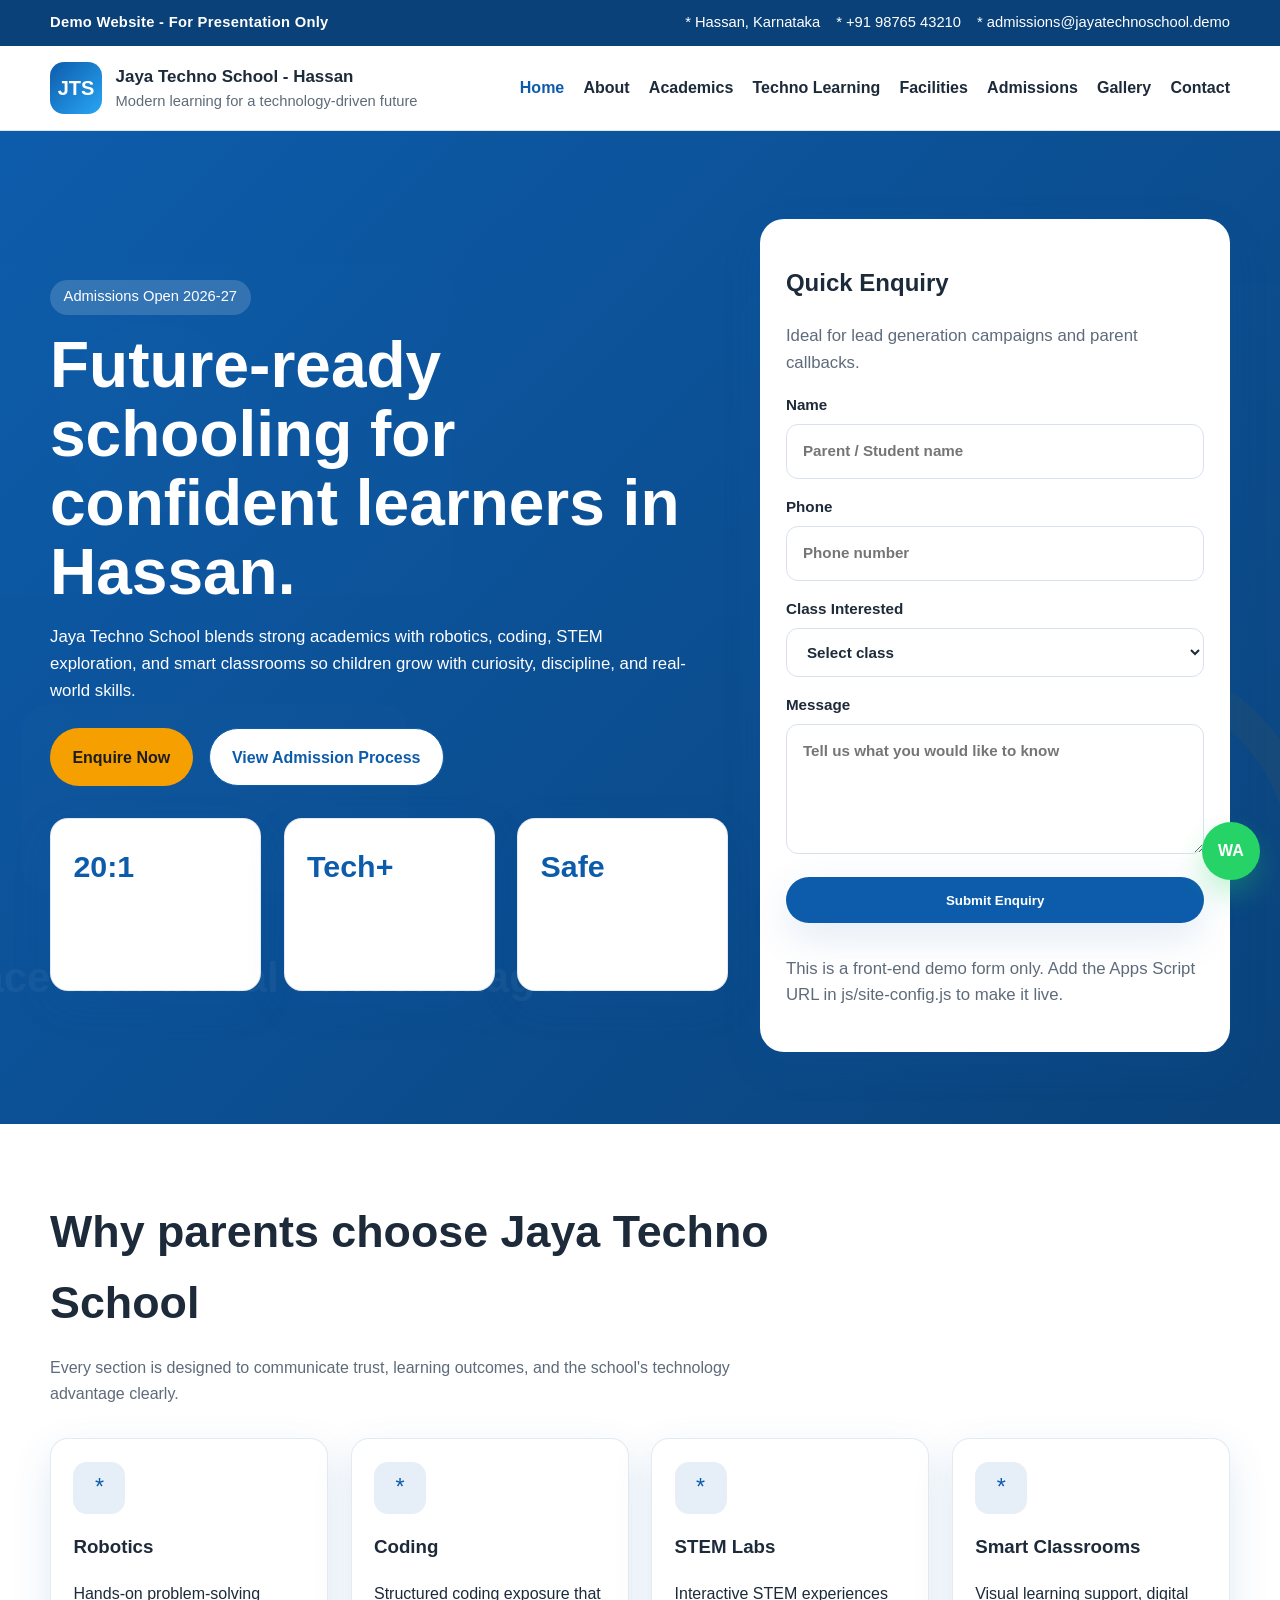
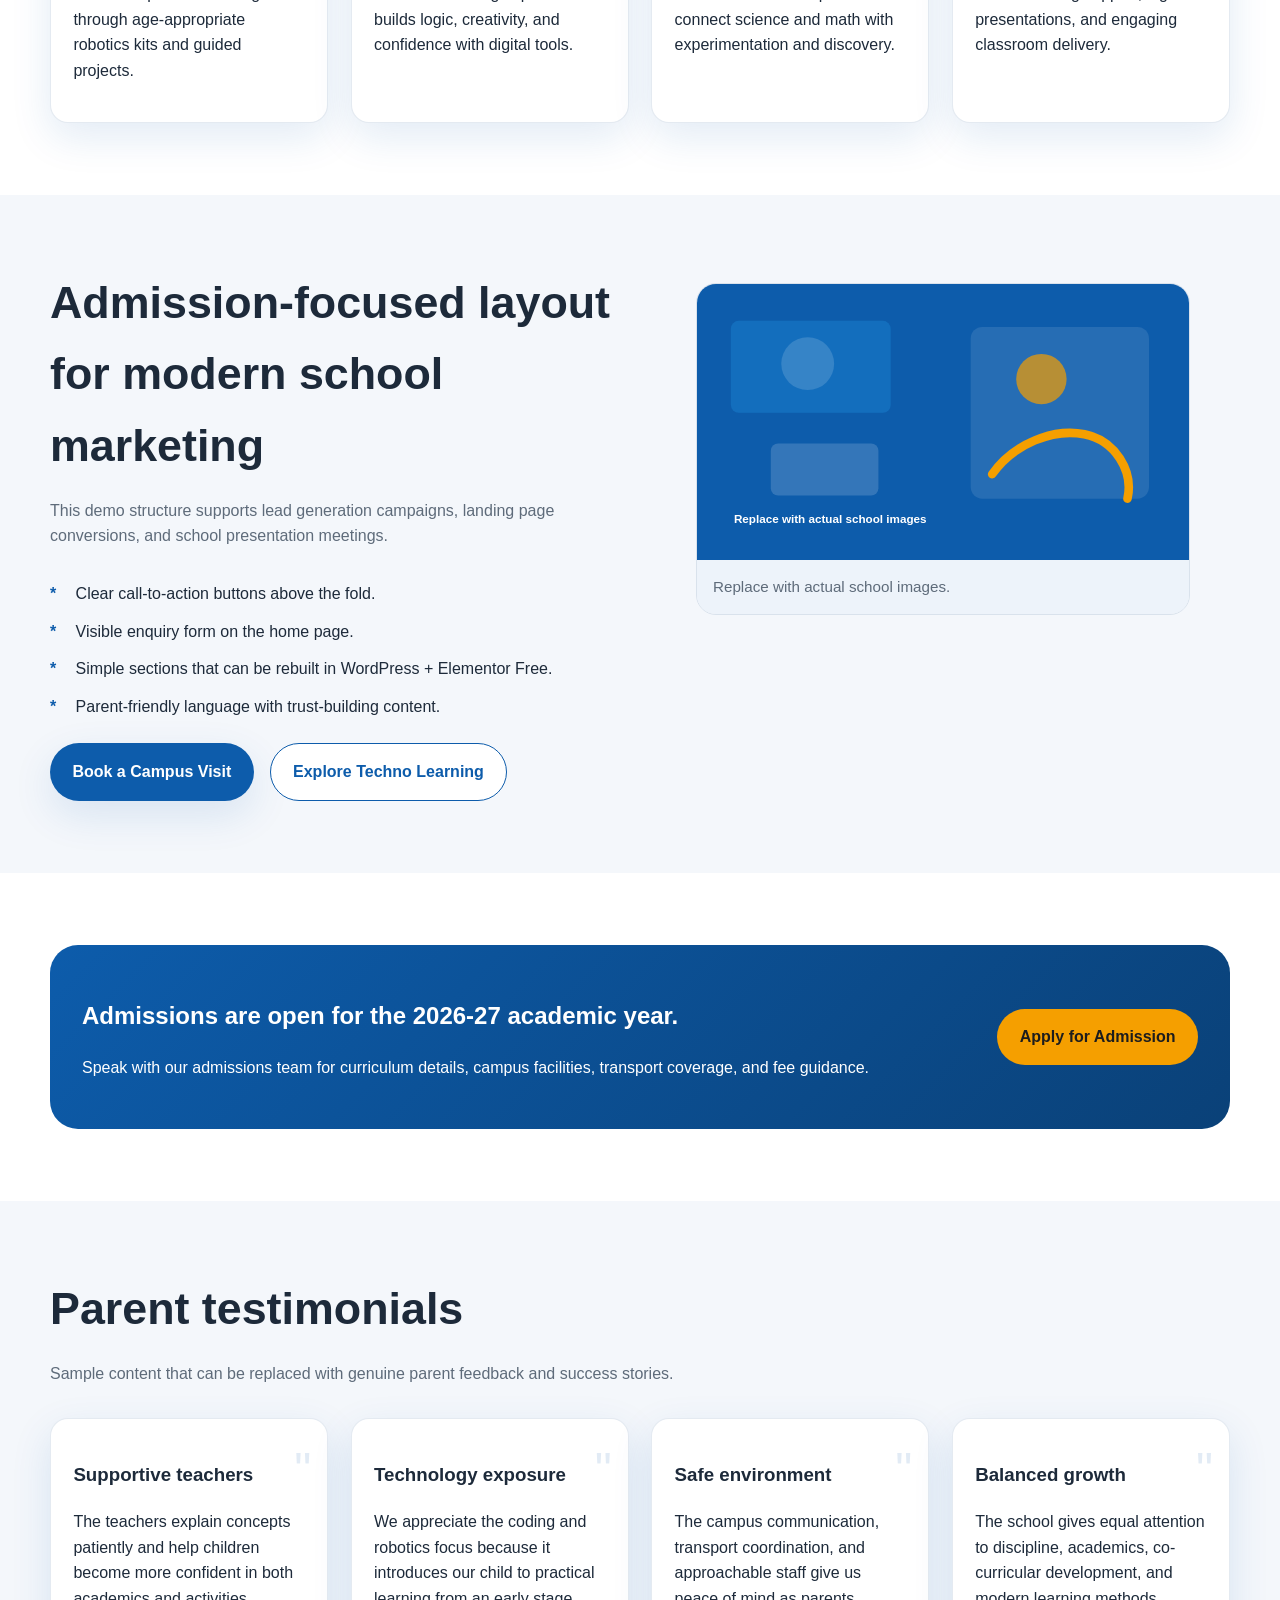
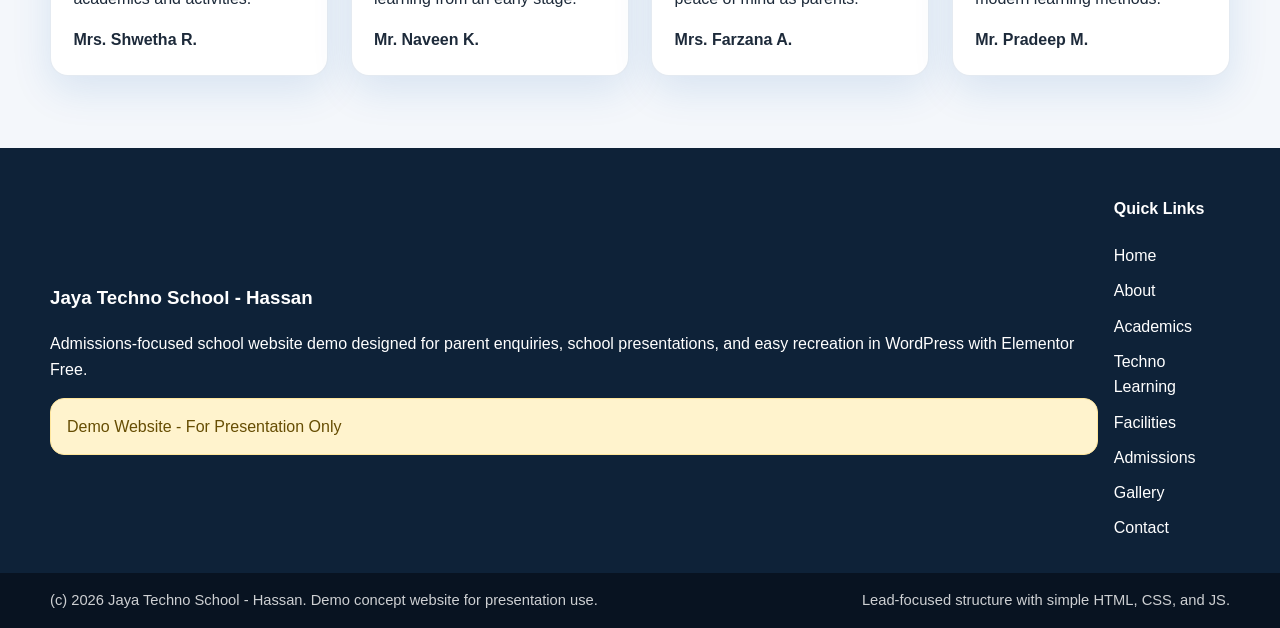
<file: jaya-techno-school-demo/index.html>
<!DOCTYPE html>
<html lang="en">
<head>
  <meta charset="UTF-8">
  <meta name="viewport" content="width=device-width, initial-scale=1.0">
  <meta name="description" content="Jaya Techno School - Hassan demo website with admissions-focused design, techno learning highlights, and enquiry forms.">
  <title>Jaya Techno School - Hassan | Admissions Open 2026-27</title>
  <link rel="stylesheet" href="css/style.css">
</head>
<body>
  <header>
  <div class="topbar">
    <div class="container">
      <div class="demo-badge">Demo Website - For Presentation Only</div>
      <div class="topbar-contact">
        <span>* Hassan, Karnataka</span>
        <span>* +91 98765 43210</span>
        <span>* admissions@jayatechnoschool.demo</span>
      </div>
    </div>
  </div>
  <nav class="navbar">
    <div class="container">
      <a class="logo" href="index.html" aria-label="Jaya Techno School home">
        <div class="logo-mark">JTS</div>
        <div>
          <strong>Jaya Techno School - Hassan</strong>
          <span>Modern learning for a technology-driven future</span>
        </div>
      </a>
      <button class="nav-toggle" aria-label="Toggle menu" aria-expanded="false"></button>
      <ul class="nav-links">
      <li><a href="index.html" class="active">Home</a></li>
      <li><a href="about.html" class="">About</a></li>
      <li><a href="academics.html" class="">Academics</a></li>
      <li><a href="techno-learning.html" class="">Techno Learning</a></li>
      <li><a href="facilities.html" class="">Facilities</a></li>
      <li><a href="admissions.html" class="">Admissions</a></li>
      <li><a href="gallery.html" class="">Gallery</a></li>
      <li><a href="contact.html" class="">Contact</a></li>
      </ul>
    </div>
  </nav>
</header>
  <main>
    <section class="hero">
      <div class="container hero-grid">
        <div>
          <span class="kicker">Admissions Open 2026-27</span>
          <h1>Future-ready schooling for confident learners in Hassan.</h1>
          <p>Jaya Techno School blends strong academics with robotics, coding, STEM exploration, and smart classrooms so children grow with curiosity, discipline, and real-world skills.</p>
          <div class="hero-actions">
            <a class="btn btn-accent" href="#enquire">Enquire Now</a>
            <a class="btn btn-secondary" href="admissions.html">View Admission Process</a>
          </div>
          <div class="hero-stats">
            <div class="stat-card">
              <strong>20:1</strong>
              <span>Student-teacher focus for guided learning</span>
            </div>
            <div class="stat-card">
              <strong>Tech+</strong>
              <span>Robotics, coding, STEM, and digital tools</span>
            </div>
            <div class="stat-card">
              <strong>Safe</strong>
              <span>Parent-friendly campus and transport systems</span>
            </div>
          </div>
        </div>
        <div class="hero-form" id="enquire">
          <h2>Quick Enquiry</h2>
          <p class="muted">Ideal for lead generation campaigns and parent callbacks.</p>
          <form>
            <label>Name<input type="text" name="name" placeholder="Parent / Student name" required></label>
            <label>Phone<input type="tel" name="phone" placeholder="Phone number" required></label>
            <label>Class Interested
              <select name="class" required>
                <option value="">Select class</option>
                <option>Pre-KG to UKG</option>
                <option>Grades 1 to 5</option>
                <option>Grades 6 to 8</option>
                <option>Grades 9 to 10</option>
              </select>
            </label>
            <label>Message<textarea name="message" placeholder="Tell us what you would like to know"></textarea></label>
            <button class="btn btn-primary" type="submit">Submit Enquiry</button>
            <p class="form-note">No backend connected in this demo.</p>
          </form>
        </div>
      </div>
    </section>

    <section class="section">
      <div class="container">
        <div class="section-title">
          <h2>Why parents choose Jaya Techno School</h2>
          <p>Every section is designed to communicate trust, learning outcomes, and the school's technology advantage clearly.</p>
        </div>
        <div class="highlights-grid">
          <article class="highlight-card"><div class="icon">*</div><h3>Robotics</h3><p>Hands-on problem-solving through age-appropriate robotics kits and guided projects.</p></article>
          <article class="highlight-card"><div class="icon">*</div><h3>Coding</h3><p>Structured coding exposure that builds logic, creativity, and confidence with digital tools.</p></article>
          <article class="highlight-card"><div class="icon">*</div><h3>STEM Labs</h3><p>Interactive STEM experiences connect science and math with experimentation and discovery.</p></article>
          <article class="highlight-card"><div class="icon">*</div><h3>Smart Classrooms</h3><p>Visual learning support, digital presentations, and engaging classroom delivery.</p></article>
        </div>
      </div>
    </section>

    <section class="section section-muted">
      <div class="container split-grid">
        <div>
          <div class="section-title">
            <h2>Admission-focused layout for modern school marketing</h2>
            <p>This demo structure supports lead generation campaigns, landing page conversions, and school presentation meetings.</p>
          </div>
          <ul class="check-list">
            <li>Clear call-to-action buttons above the fold.</li>
            <li>Visible enquiry form on the home page.</li>
            <li>Simple sections that can be rebuilt in WordPress + Elementor Free.</li>
            <li>Parent-friendly language with trust-building content.</li>
          </ul>
          <div class="inline-actions">
            <a class="btn btn-primary" href="contact.html">Book a Campus Visit</a>
            <a class="btn btn-secondary" href="techno-learning.html">Explore Techno Learning</a>
          </div>
        </div>
        <div>
          <figure class="image-placeholder">
  <img src="assets/images/hero-placeholder.svg" alt="Students learning with technology placeholder">
  <figcaption>Replace with actual school images.</figcaption>
</figure>
        </div>
      </div>
    </section>

    <section class="section">
      <div class="container">
        <div class="cta-band">
          <div class="cta-grid">
            <div>
              <h2>Admissions are open for the 2026-27 academic year.</h2>
              <p>Speak with our admissions team for curriculum details, campus facilities, transport coverage, and fee guidance.</p>
            </div>
            <div>
              <a class="btn btn-accent" href="admissions.html">Apply for Admission</a>
            </div>
          </div>
        </div>
      </div>
    </section>

    <section class="section section-muted">
      <div class="container">
        <div class="section-title">
          <h2>Parent testimonials</h2>
          <p>Sample content that can be replaced with genuine parent feedback and success stories.</p>
        </div>
        <div class="testimonial-grid">
          <article class="testimonial-card"><h3>Supportive teachers</h3><p>The teachers explain concepts patiently and help children become more confident in both academics and activities.</p><strong>Mrs. Shwetha R.</strong></article>
          <article class="testimonial-card"><h3>Technology exposure</h3><p>We appreciate the coding and robotics focus because it introduces our child to practical learning from an early stage.</p><strong>Mr. Naveen K.</strong></article>
          <article class="testimonial-card"><h3>Safe environment</h3><p>The campus communication, transport coordination, and approachable staff give us peace of mind as parents.</p><strong>Mrs. Farzana A.</strong></article>
          <article class="testimonial-card"><h3>Balanced growth</h3><p>The school gives equal attention to discipline, academics, co-curricular development, and modern learning methods.</p><strong>Mr. Pradeep M.</strong></article>
        </div>
      </div>
    </section>
  </main>
  <footer>
  <div class="footer-top">
    <div class="container footer-grid">
      <div>
        <h3>Jaya Techno School - Hassan</h3>
        <p>Admissions-focused school website demo designed for parent enquiries, school presentations, and easy recreation in WordPress with Elementor Free.</p>
        <div class="notice-strip">Demo Website - For Presentation Only</div>
      </div>
      <div>
        <h4>Quick Links</h4>
        <ul class="footer-links">
          <li><a href="index.html">Home</a></li>
          <li><a href="about.html">About</a></li>
          <li><a href="academics.html">Academics</a></li>
          <li><a href="techno-learning.html">Techno Learning</a></li>
          <li><a href="facilities.html">Facilities</a></li>
          <li><a href="admissions.html">Admissions</a></li>
          <li><a href="gallery.html">Gallery</a></li>
          <li><a href="contact.html">Contact</a></li>
        </ul>
      </div>
    </div>
  </div>
  <div class="footer-bottom">
    <div class="container">
      <div>(c) 2026 Jaya Techno School - Hassan. Demo concept website for presentation use.</div>
      <div>Lead-focused structure with simple HTML, CSS, and JS.</div>
    </div>
  </div>
</footer>
<a class="whatsapp-float" href="#" aria-label="WhatsApp enquiry button"></a>
<script src="js/site-config.js"></script>
<script src="js/script.js"></script>
</body>
</html>
</file>
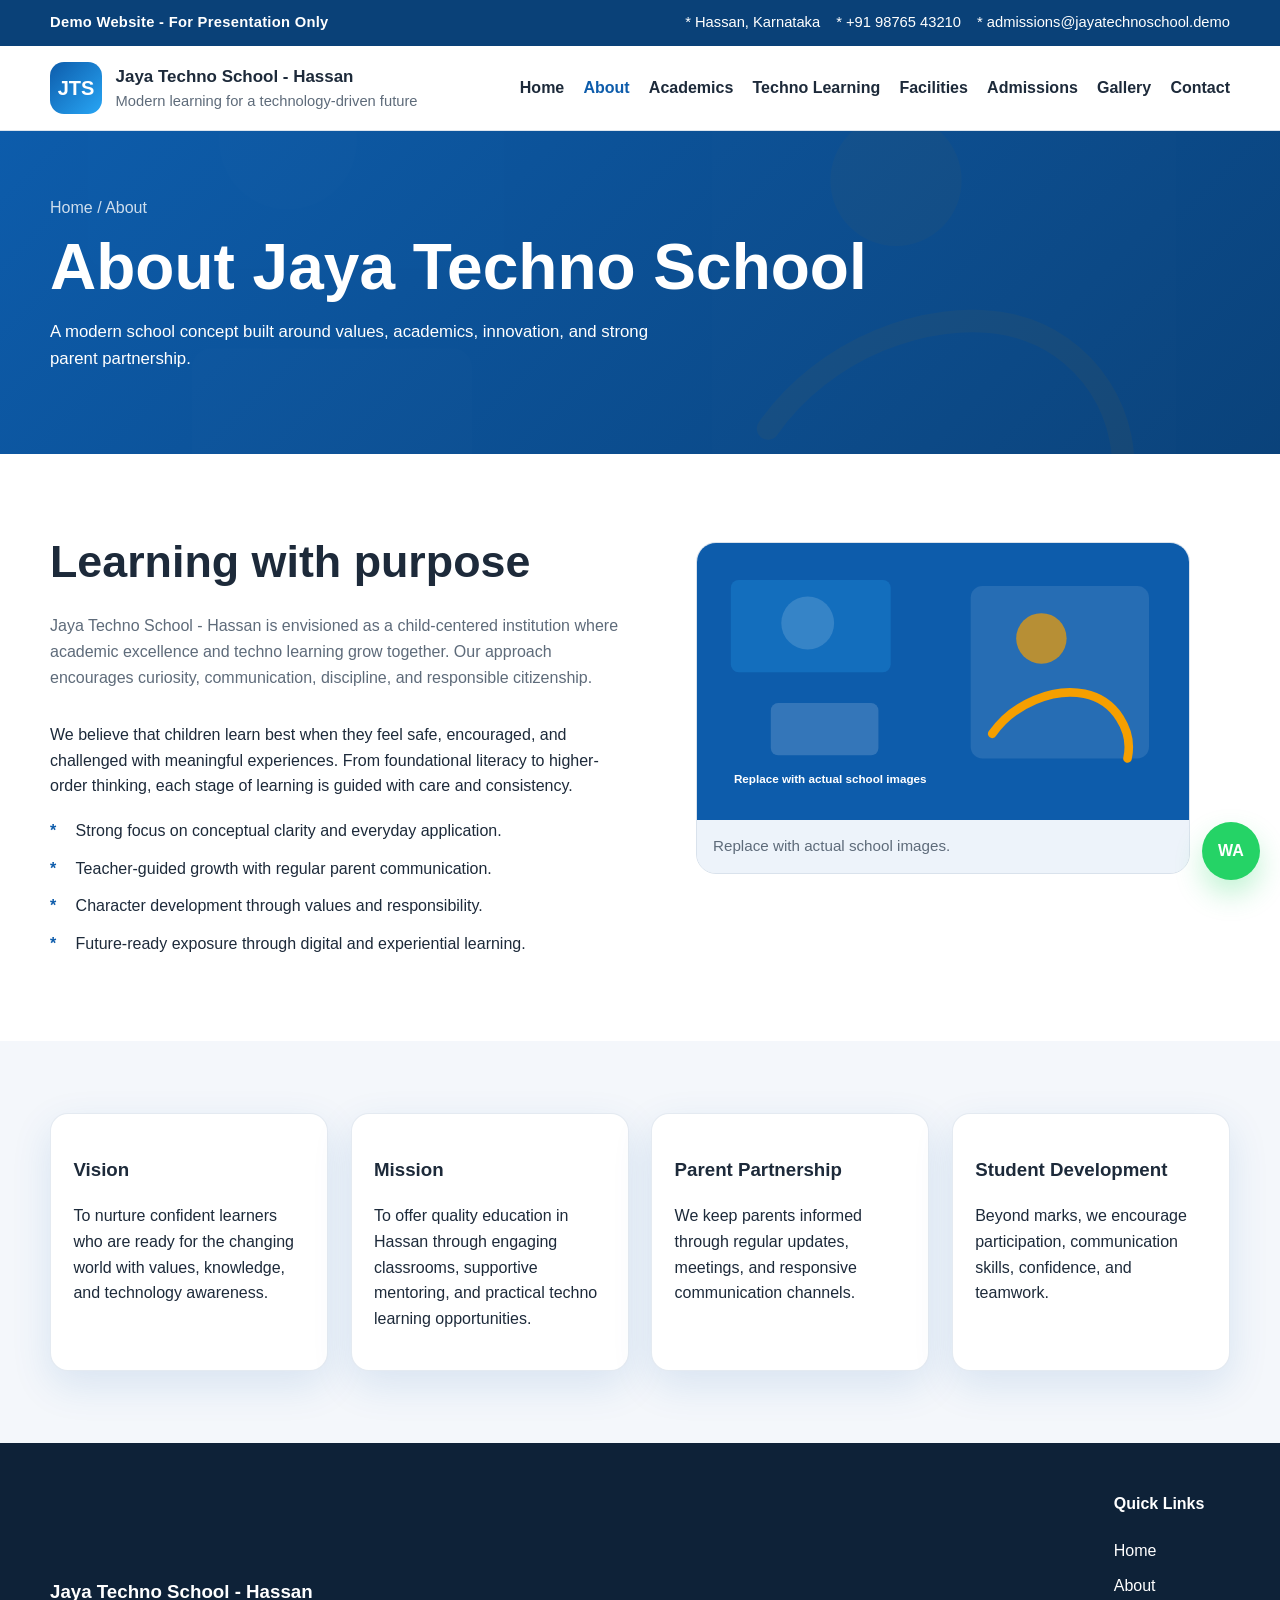
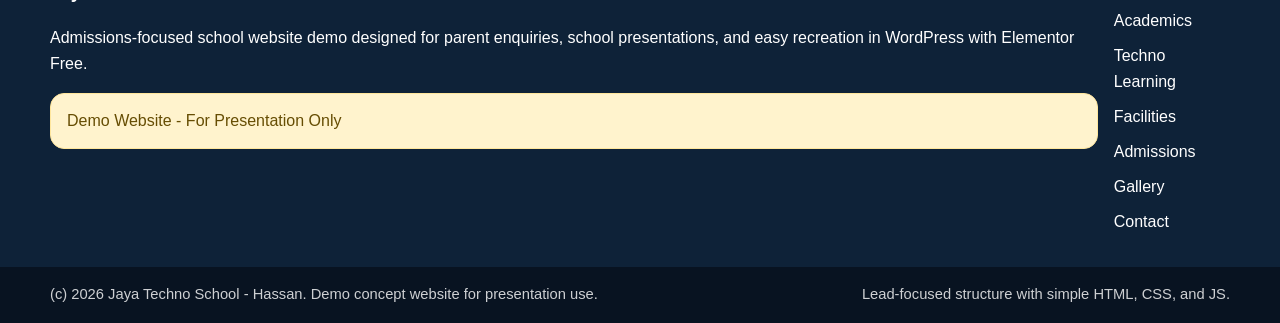
<file: jaya-techno-school-demo/about.html>
<!DOCTYPE html>
    <html lang="en">
    <head>
      <meta charset="UTF-8">
      <meta name="viewport" content="width=device-width, initial-scale=1.0">
      <meta name="description" content="About Jaya Techno School - Hassan, our vision, mission, and learning approach.">
      <title>About | Jaya Techno School - Hassan</title>
      <link rel="stylesheet" href="css/style.css">
    </head>
    <body>
      <header>
  <div class="topbar">
    <div class="container">
      <div class="demo-badge">Demo Website - For Presentation Only</div>
      <div class="topbar-contact">
        <span>* Hassan, Karnataka</span>
        <span>* +91 98765 43210</span>
        <span>* admissions@jayatechnoschool.demo</span>
      </div>
    </div>
  </div>
  <nav class="navbar">
    <div class="container">
      <a class="logo" href="index.html" aria-label="Jaya Techno School home">
        <div class="logo-mark">JTS</div>
        <div>
          <strong>Jaya Techno School - Hassan</strong>
          <span>Modern learning for a technology-driven future</span>
        </div>
      </a>
      <button class="nav-toggle" aria-label="Toggle menu" aria-expanded="false"></button>
      <ul class="nav-links">
      <li><a href="index.html" class="">Home</a></li>
      <li><a href="about.html" class="active">About</a></li>
      <li><a href="academics.html" class="">Academics</a></li>
      <li><a href="techno-learning.html" class="">Techno Learning</a></li>
      <li><a href="facilities.html" class="">Facilities</a></li>
      <li><a href="admissions.html" class="">Admissions</a></li>
      <li><a href="gallery.html" class="">Gallery</a></li>
      <li><a href="contact.html" class="">Contact</a></li>
      </ul>
    </div>
  </nav>
</header>
      <main>
        <section class="page-hero">
          <div class="container">
            <div class="breadcrumbs">Home / About</div>
            <h1>About Jaya Techno School</h1>
            <p>A modern school concept built around values, academics, innovation, and strong parent partnership.</p>
          </div>
        </section>

<section class="section">
  <div class="container about-grid">
    <div>
      <div class="section-title">
        <h2>Learning with purpose</h2>
        <p>Jaya Techno School - Hassan is envisioned as a child-centered institution where academic excellence and techno learning grow together. Our approach encourages curiosity, communication, discipline, and responsible citizenship.</p>
      </div>
      <p>We believe that children learn best when they feel safe, encouraged, and challenged with meaningful experiences. From foundational literacy to higher-order thinking, each stage of learning is guided with care and consistency.</p>
      <ul class="check-list">
        <li>Strong focus on conceptual clarity and everyday application.</li>
        <li>Teacher-guided growth with regular parent communication.</li>
        <li>Character development through values and responsibility.</li>
        <li>Future-ready exposure through digital and experiential learning.</li>
      </ul>
    </div>
    <div>
      <figure class="image-placeholder">
  <img src="assets/images/hero-placeholder.svg" alt="About school placeholder">
  <figcaption>Replace with actual school images.</figcaption>
</figure>
    </div>
  </div>
</section>
<section class="section section-muted">
  <div class="container card-grid">
    <article class="info-card"><h3>Vision</h3><p>To nurture confident learners who are ready for the changing world with values, knowledge, and technology awareness.</p></article>
    <article class="info-card"><h3>Mission</h3><p>To offer quality education in Hassan through engaging classrooms, supportive mentoring, and practical techno learning opportunities.</p></article>
    <article class="info-card"><h3>Parent Partnership</h3><p>We keep parents informed through regular updates, meetings, and responsive communication channels.</p></article>
    <article class="info-card"><h3>Student Development</h3><p>Beyond marks, we encourage participation, communication skills, confidence, and teamwork.</p></article>
  </div>
</section>

      </main>
      <footer>
  <div class="footer-top">
    <div class="container footer-grid">
      <div>
        <h3>Jaya Techno School - Hassan</h3>
        <p>Admissions-focused school website demo designed for parent enquiries, school presentations, and easy recreation in WordPress with Elementor Free.</p>
        <div class="notice-strip">Demo Website - For Presentation Only</div>
      </div>
      <div>
        <h4>Quick Links</h4>
        <ul class="footer-links">
          <li><a href="index.html">Home</a></li>
          <li><a href="about.html">About</a></li>
          <li><a href="academics.html">Academics</a></li>
          <li><a href="techno-learning.html">Techno Learning</a></li>
          <li><a href="facilities.html">Facilities</a></li>
          <li><a href="admissions.html">Admissions</a></li>
          <li><a href="gallery.html">Gallery</a></li>
          <li><a href="contact.html">Contact</a></li>
        </ul>
      </div>
    </div>
  </div>
  <div class="footer-bottom">
    <div class="container">
      <div>(c) 2026 Jaya Techno School - Hassan. Demo concept website for presentation use.</div>
      <div>Lead-focused structure with simple HTML, CSS, and JS.</div>
    </div>
  </div>
</footer>
<a class="whatsapp-float" href="#" aria-label="WhatsApp enquiry button"></a>
<script src="js/site-config.js"></script>
<script src="js/script.js"></script>
    </body>
    </html>
</file>
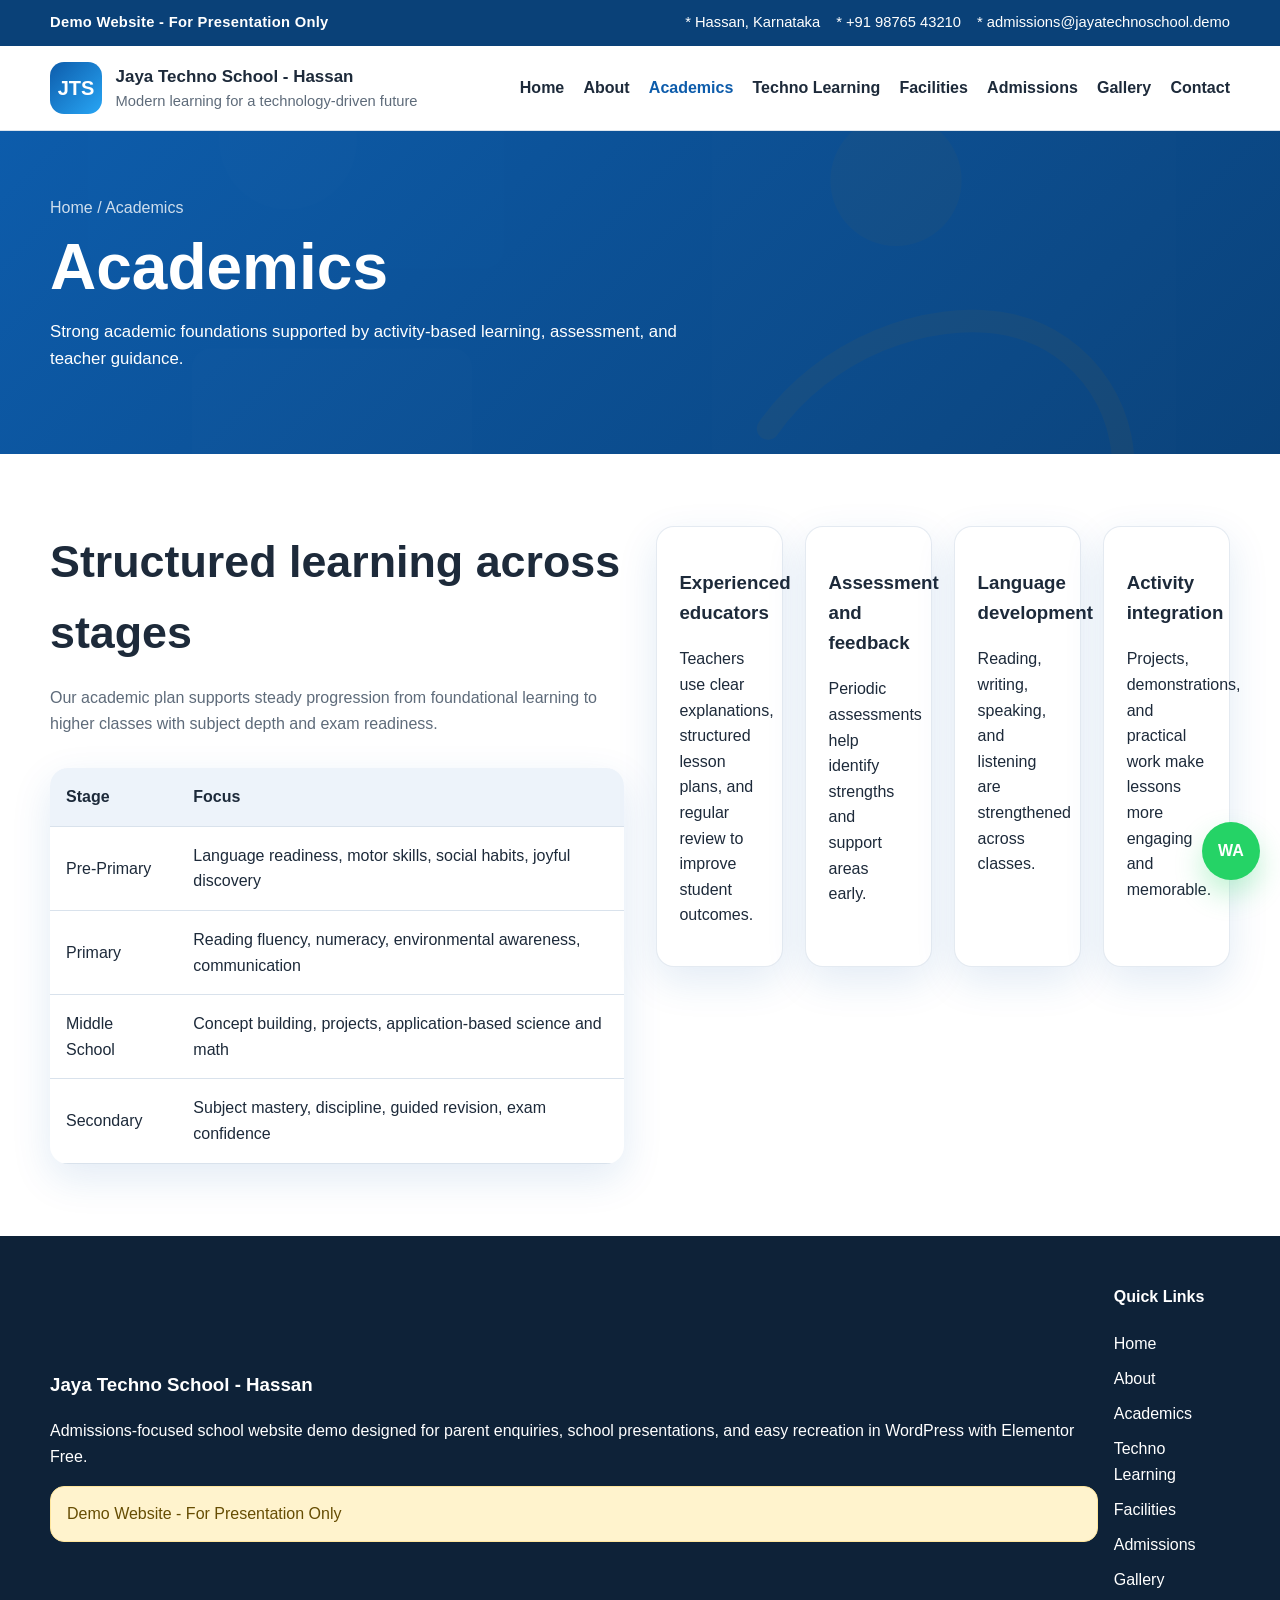
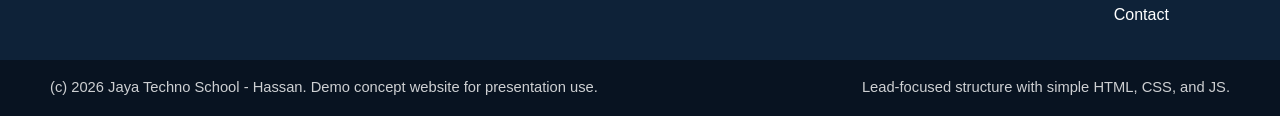
<file: jaya-techno-school-demo/academics.html>
<!DOCTYPE html>
    <html lang="en">
    <head>
      <meta charset="UTF-8">
      <meta name="viewport" content="width=device-width, initial-scale=1.0">
      <meta name="description" content="Academics at Jaya Techno School - Hassan.">
      <title>Academics | Jaya Techno School - Hassan</title>
      <link rel="stylesheet" href="css/style.css">
    </head>
    <body>
      <header>
  <div class="topbar">
    <div class="container">
      <div class="demo-badge">Demo Website - For Presentation Only</div>
      <div class="topbar-contact">
        <span>* Hassan, Karnataka</span>
        <span>* +91 98765 43210</span>
        <span>* admissions@jayatechnoschool.demo</span>
      </div>
    </div>
  </div>
  <nav class="navbar">
    <div class="container">
      <a class="logo" href="index.html" aria-label="Jaya Techno School home">
        <div class="logo-mark">JTS</div>
        <div>
          <strong>Jaya Techno School - Hassan</strong>
          <span>Modern learning for a technology-driven future</span>
        </div>
      </a>
      <button class="nav-toggle" aria-label="Toggle menu" aria-expanded="false"></button>
      <ul class="nav-links">
      <li><a href="index.html" class="">Home</a></li>
      <li><a href="about.html" class="">About</a></li>
      <li><a href="academics.html" class="active">Academics</a></li>
      <li><a href="techno-learning.html" class="">Techno Learning</a></li>
      <li><a href="facilities.html" class="">Facilities</a></li>
      <li><a href="admissions.html" class="">Admissions</a></li>
      <li><a href="gallery.html" class="">Gallery</a></li>
      <li><a href="contact.html" class="">Contact</a></li>
      </ul>
    </div>
  </nav>
</header>
      <main>
        <section class="page-hero">
          <div class="container">
            <div class="breadcrumbs">Home / Academics</div>
            <h1>Academics</h1>
            <p>Strong academic foundations supported by activity-based learning, assessment, and teacher guidance.</p>
          </div>
        </section>

<section class="section">
  <div class="container admissions-grid">
    <div>
      <div class="section-title">
        <h2>Structured learning across stages</h2>
        <p>Our academic plan supports steady progression from foundational learning to higher classes with subject depth and exam readiness.</p>
      </div>
      <table class="table-style">
        <thead>
          <tr><th>Stage</th><th>Focus</th></tr>
        </thead>
        <tbody>
          <tr><td>Pre-Primary</td><td>Language readiness, motor skills, social habits, joyful discovery</td></tr>
          <tr><td>Primary</td><td>Reading fluency, numeracy, environmental awareness, communication</td></tr>
          <tr><td>Middle School</td><td>Concept building, projects, application-based science and math</td></tr>
          <tr><td>Secondary</td><td>Subject mastery, discipline, guided revision, exam confidence</td></tr>
        </tbody>
      </table>
    </div>
    <div>
      <div class="card-grid">
        <article class="info-card"><h3>Experienced educators</h3><p>Teachers use clear explanations, structured lesson plans, and regular review to improve student outcomes.</p></article>
        <article class="info-card"><h3>Assessment and feedback</h3><p>Periodic assessments help identify strengths and support areas early.</p></article>
        <article class="info-card"><h3>Language development</h3><p>Reading, writing, speaking, and listening are strengthened across classes.</p></article>
        <article class="info-card"><h3>Activity integration</h3><p>Projects, demonstrations, and practical work make lessons more engaging and memorable.</p></article>
      </div>
    </div>
  </div>
</section>

      </main>
      <footer>
  <div class="footer-top">
    <div class="container footer-grid">
      <div>
        <h3>Jaya Techno School - Hassan</h3>
        <p>Admissions-focused school website demo designed for parent enquiries, school presentations, and easy recreation in WordPress with Elementor Free.</p>
        <div class="notice-strip">Demo Website - For Presentation Only</div>
      </div>
      <div>
        <h4>Quick Links</h4>
        <ul class="footer-links">
          <li><a href="index.html">Home</a></li>
          <li><a href="about.html">About</a></li>
          <li><a href="academics.html">Academics</a></li>
          <li><a href="techno-learning.html">Techno Learning</a></li>
          <li><a href="facilities.html">Facilities</a></li>
          <li><a href="admissions.html">Admissions</a></li>
          <li><a href="gallery.html">Gallery</a></li>
          <li><a href="contact.html">Contact</a></li>
        </ul>
      </div>
    </div>
  </div>
  <div class="footer-bottom">
    <div class="container">
      <div>(c) 2026 Jaya Techno School - Hassan. Demo concept website for presentation use.</div>
      <div>Lead-focused structure with simple HTML, CSS, and JS.</div>
    </div>
  </div>
</footer>
<a class="whatsapp-float" href="#" aria-label="WhatsApp enquiry button"></a>
<script src="js/site-config.js"></script>
<script src="js/script.js"></script>
    </body>
    </html>
</file>
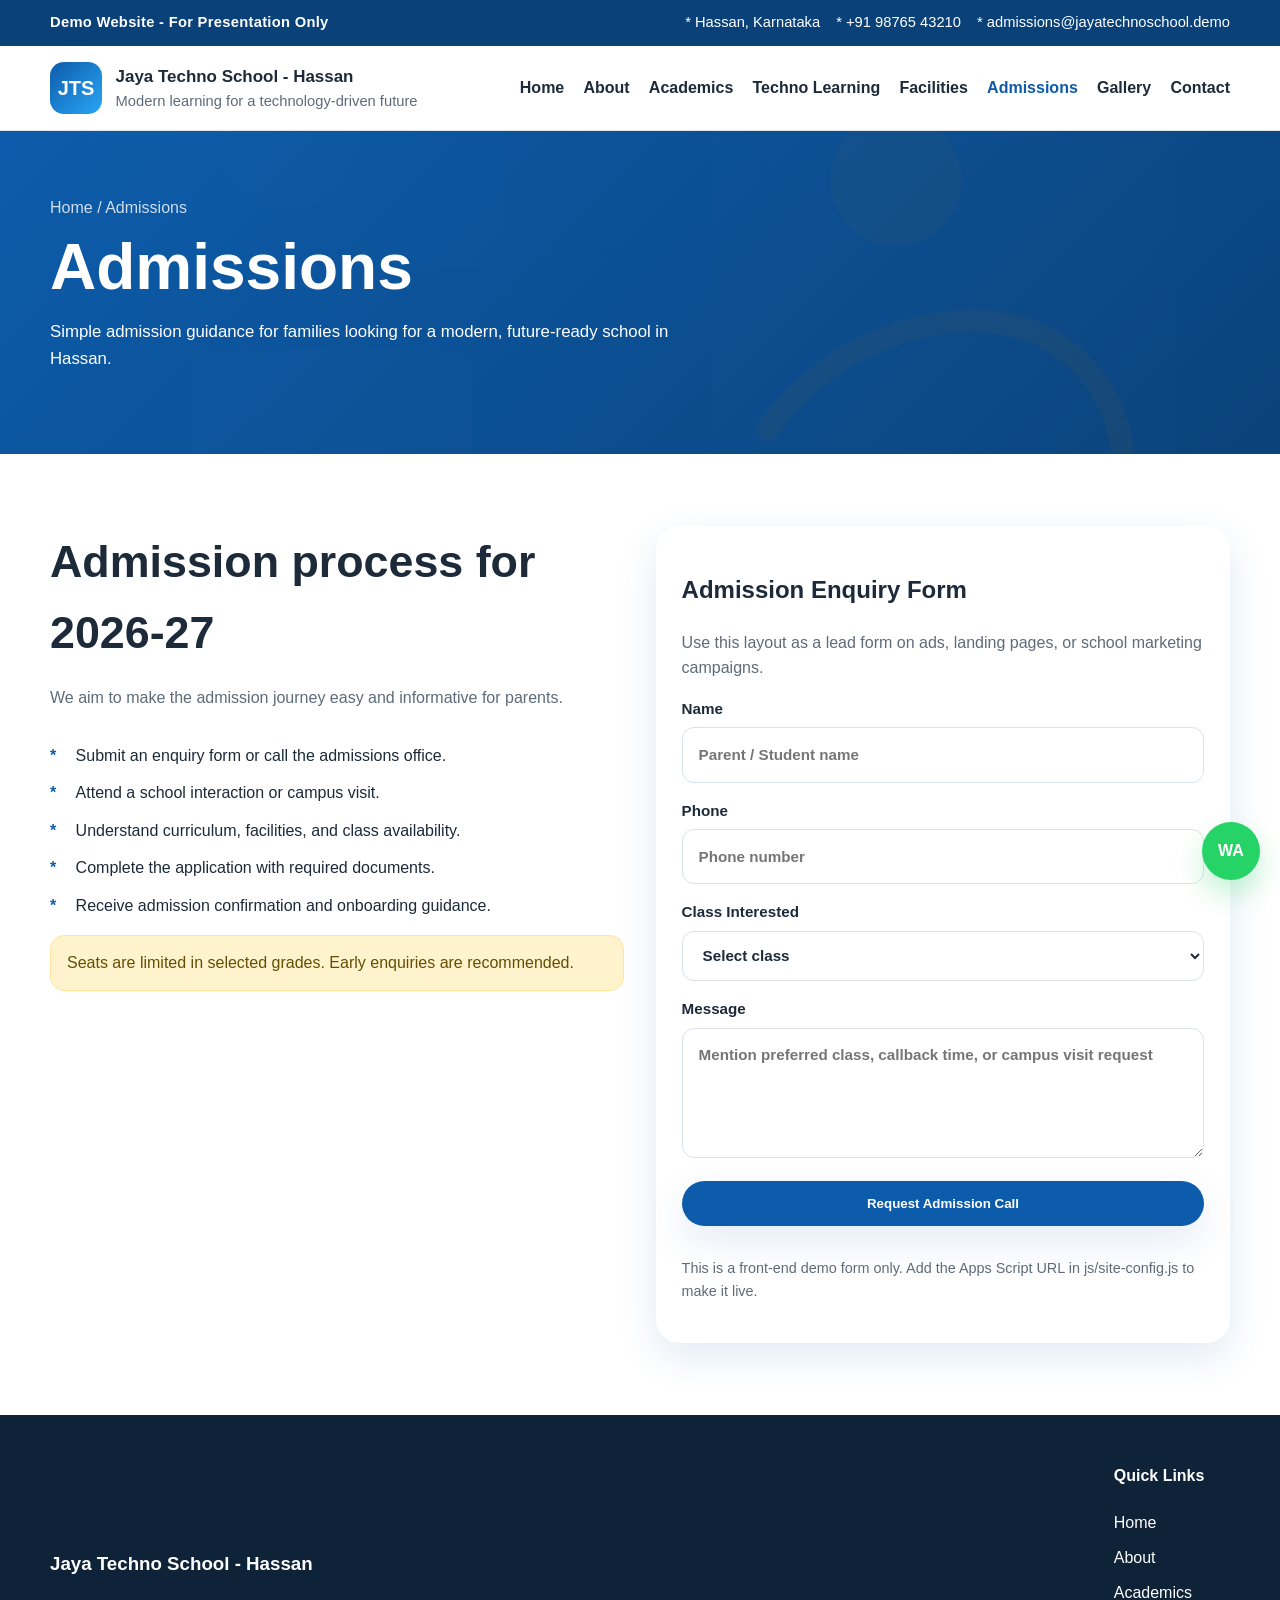
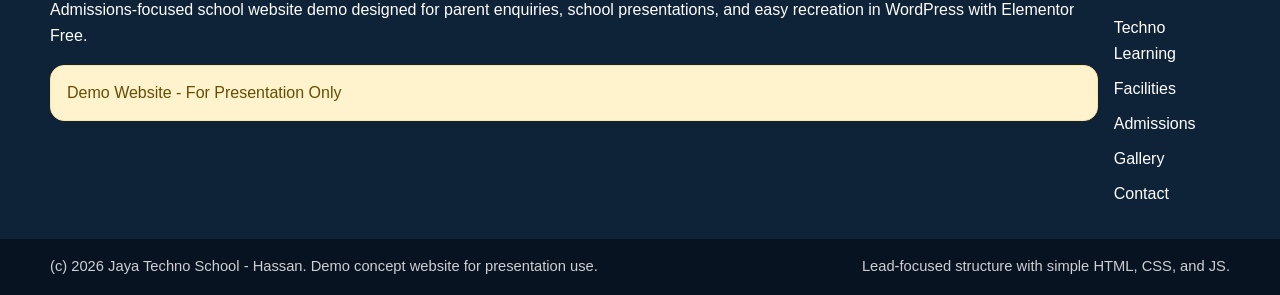
<file: jaya-techno-school-demo/admissions.html>
<!DOCTYPE html>
    <html lang="en">
    <head>
      <meta charset="UTF-8">
      <meta name="viewport" content="width=device-width, initial-scale=1.0">
      <meta name="description" content="Admissions at Jaya Techno School - Hassan.">
      <title>Admissions | Jaya Techno School - Hassan</title>
      <link rel="stylesheet" href="css/style.css">
    </head>
    <body>
      <header>
  <div class="topbar">
    <div class="container">
      <div class="demo-badge">Demo Website - For Presentation Only</div>
      <div class="topbar-contact">
        <span>* Hassan, Karnataka</span>
        <span>* +91 98765 43210</span>
        <span>* admissions@jayatechnoschool.demo</span>
      </div>
    </div>
  </div>
  <nav class="navbar">
    <div class="container">
      <a class="logo" href="index.html" aria-label="Jaya Techno School home">
        <div class="logo-mark">JTS</div>
        <div>
          <strong>Jaya Techno School - Hassan</strong>
          <span>Modern learning for a technology-driven future</span>
        </div>
      </a>
      <button class="nav-toggle" aria-label="Toggle menu" aria-expanded="false"></button>
      <ul class="nav-links">
      <li><a href="index.html" class="">Home</a></li>
      <li><a href="about.html" class="">About</a></li>
      <li><a href="academics.html" class="">Academics</a></li>
      <li><a href="techno-learning.html" class="">Techno Learning</a></li>
      <li><a href="facilities.html" class="">Facilities</a></li>
      <li><a href="admissions.html" class="active">Admissions</a></li>
      <li><a href="gallery.html" class="">Gallery</a></li>
      <li><a href="contact.html" class="">Contact</a></li>
      </ul>
    </div>
  </nav>
</header>
      <main>
        <section class="page-hero">
          <div class="container">
            <div class="breadcrumbs">Home / Admissions</div>
            <h1>Admissions</h1>
            <p>Simple admission guidance for families looking for a modern, future-ready school in Hassan.</p>
          </div>
        </section>

<section class="section">
  <div class="container admissions-grid">
    <div>
      <div class="section-title">
        <h2>Admission process for 2026-27</h2>
        <p>We aim to make the admission journey easy and informative for parents.</p>
      </div>
      <ol class="check-list">
        <li>Submit an enquiry form or call the admissions office.</li>
        <li>Attend a school interaction or campus visit.</li>
        <li>Understand curriculum, facilities, and class availability.</li>
        <li>Complete the application with required documents.</li>
        <li>Receive admission confirmation and onboarding guidance.</li>
      </ol>
      <div class="notice-strip">Seats are limited in selected grades. Early enquiries are recommended.</div>
    </div>
    <div class="form-card">
      <h2>Admission Enquiry Form</h2>
      <p class="muted">Use this layout as a lead form on ads, landing pages, or school marketing campaigns.</p>
      <form>
        <label>Name<input type="text" name="name" placeholder="Parent / Student name" required></label>
        <label>Phone<input type="tel" name="phone" placeholder="Phone number" required></label>
        <label>Class Interested
          <select name="class" required>
            <option value="">Select class</option>
            <option>Nursery / Kindergarten</option>
            <option>Primary School</option>
            <option>Middle School</option>
            <option>Secondary School</option>
          </select>
        </label>
        <label>Message<textarea name="message" placeholder="Mention preferred class, callback time, or campus visit request"></textarea></label>
        <button class="btn btn-primary" type="submit">Request Admission Call</button>
        <p class="form-note">This is a static demo form with no backend integration.</p>
      </form>
    </div>
  </div>
</section>

      </main>
      <footer>
  <div class="footer-top">
    <div class="container footer-grid">
      <div>
        <h3>Jaya Techno School - Hassan</h3>
        <p>Admissions-focused school website demo designed for parent enquiries, school presentations, and easy recreation in WordPress with Elementor Free.</p>
        <div class="notice-strip">Demo Website - For Presentation Only</div>
      </div>
      <div>
        <h4>Quick Links</h4>
        <ul class="footer-links">
          <li><a href="index.html">Home</a></li>
          <li><a href="about.html">About</a></li>
          <li><a href="academics.html">Academics</a></li>
          <li><a href="techno-learning.html">Techno Learning</a></li>
          <li><a href="facilities.html">Facilities</a></li>
          <li><a href="admissions.html">Admissions</a></li>
          <li><a href="gallery.html">Gallery</a></li>
          <li><a href="contact.html">Contact</a></li>
        </ul>
      </div>
    </div>
  </div>
  <div class="footer-bottom">
    <div class="container">
      <div>(c) 2026 Jaya Techno School - Hassan. Demo concept website for presentation use.</div>
      <div>Lead-focused structure with simple HTML, CSS, and JS.</div>
    </div>
  </div>
</footer>
<a class="whatsapp-float" href="#" aria-label="WhatsApp enquiry button"></a>
<script src="js/site-config.js"></script>
<script src="js/script.js"></script>
    </body>
    </html>
</file>
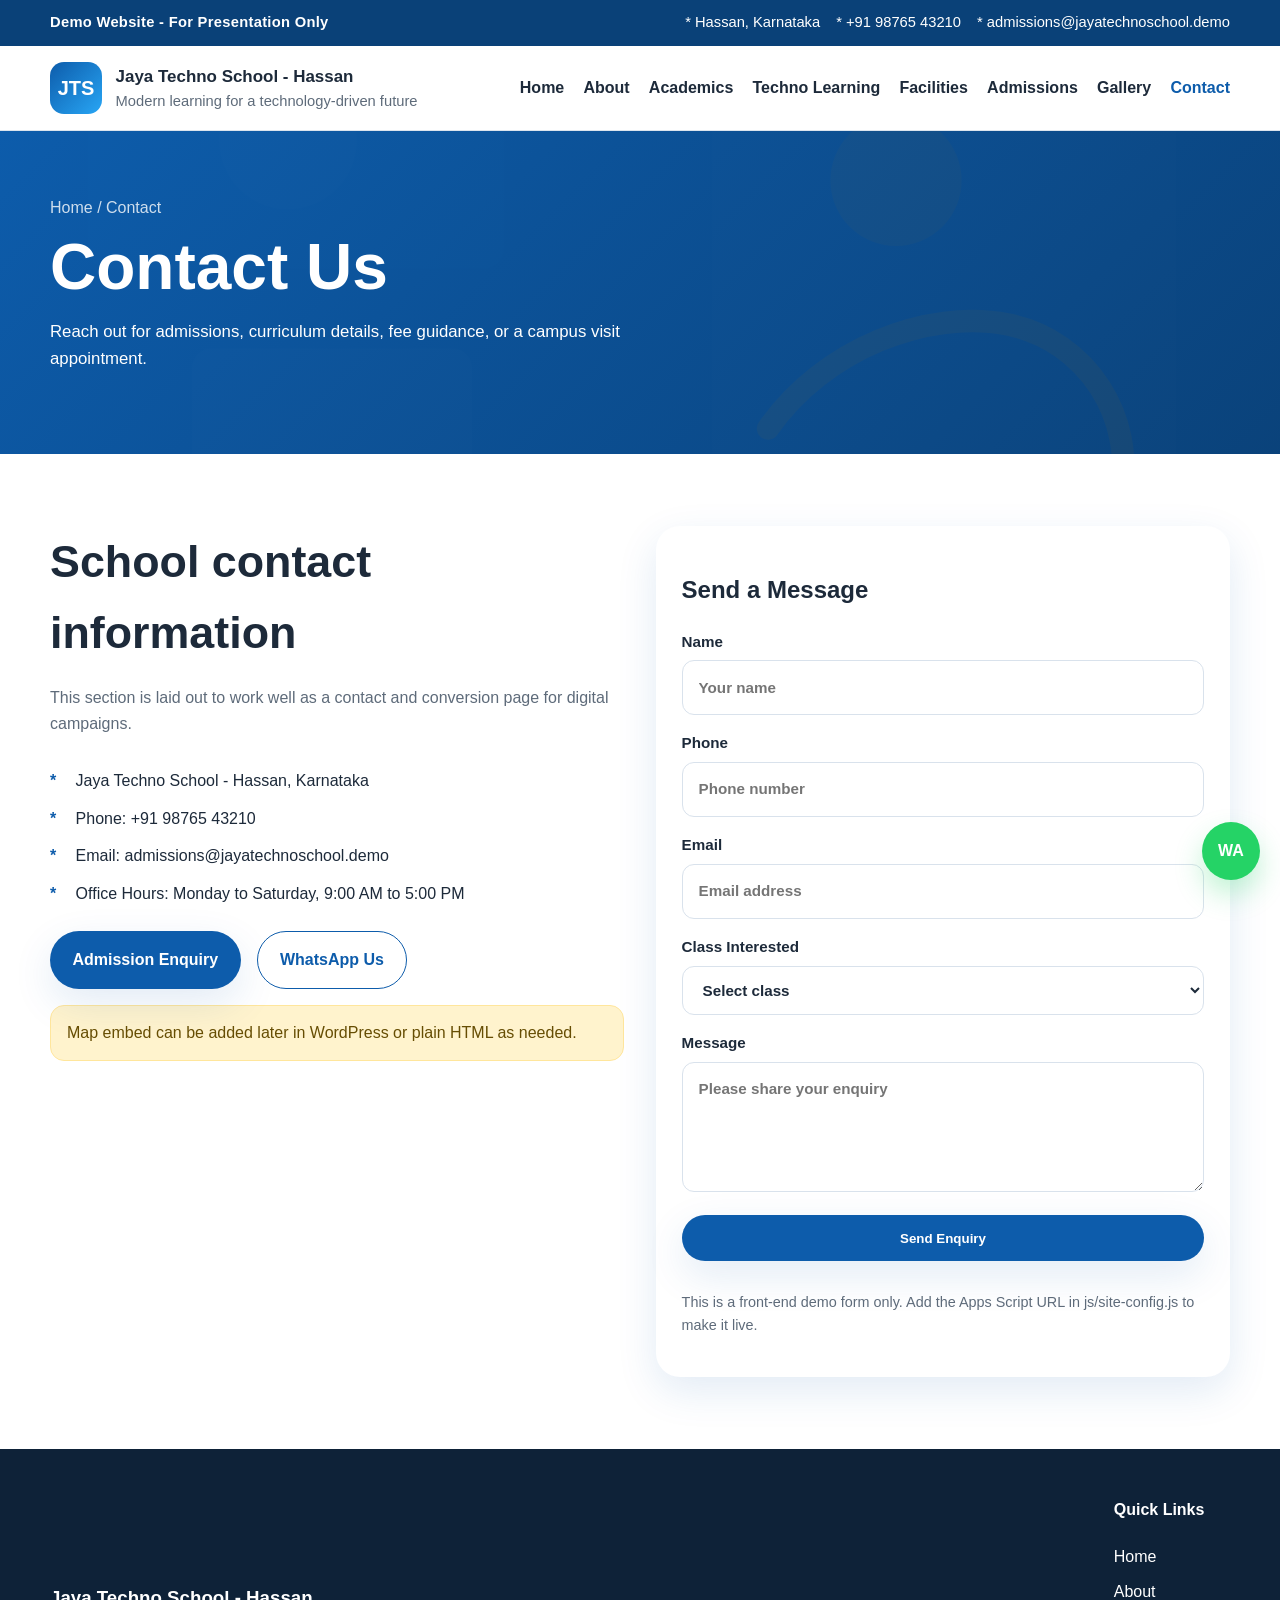
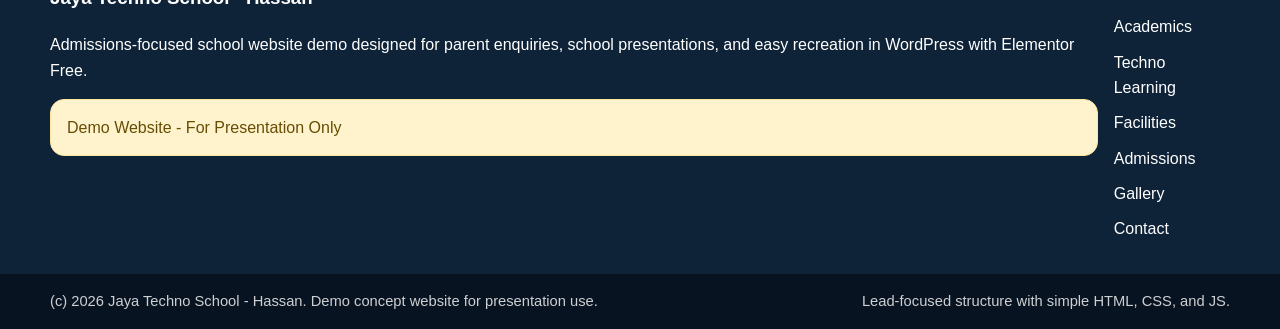
<file: jaya-techno-school-demo/contact.html>
<!DOCTYPE html>
    <html lang="en">
    <head>
      <meta charset="UTF-8">
      <meta name="viewport" content="width=device-width, initial-scale=1.0">
      <meta name="description" content="Contact Jaya Techno School - Hassan.">
      <title>Contact | Jaya Techno School - Hassan</title>
      <link rel="stylesheet" href="css/style.css">
    </head>
    <body>
      <header>
  <div class="topbar">
    <div class="container">
      <div class="demo-badge">Demo Website - For Presentation Only</div>
      <div class="topbar-contact">
        <span>* Hassan, Karnataka</span>
        <span>* +91 98765 43210</span>
        <span>* admissions@jayatechnoschool.demo</span>
      </div>
    </div>
  </div>
  <nav class="navbar">
    <div class="container">
      <a class="logo" href="index.html" aria-label="Jaya Techno School home">
        <div class="logo-mark">JTS</div>
        <div>
          <strong>Jaya Techno School - Hassan</strong>
          <span>Modern learning for a technology-driven future</span>
        </div>
      </a>
      <button class="nav-toggle" aria-label="Toggle menu" aria-expanded="false"></button>
      <ul class="nav-links">
      <li><a href="index.html" class="">Home</a></li>
      <li><a href="about.html" class="">About</a></li>
      <li><a href="academics.html" class="">Academics</a></li>
      <li><a href="techno-learning.html" class="">Techno Learning</a></li>
      <li><a href="facilities.html" class="">Facilities</a></li>
      <li><a href="admissions.html" class="">Admissions</a></li>
      <li><a href="gallery.html" class="">Gallery</a></li>
      <li><a href="contact.html" class="active">Contact</a></li>
      </ul>
    </div>
  </nav>
</header>
      <main>
        <section class="page-hero">
          <div class="container">
            <div class="breadcrumbs">Home / Contact</div>
            <h1>Contact Us</h1>
            <p>Reach out for admissions, curriculum details, fee guidance, or a campus visit appointment.</p>
          </div>
        </section>

<section class="section">
  <div class="container contact-grid">
    <div>
      <div class="section-title">
        <h2>School contact information</h2>
        <p>This section is laid out to work well as a contact and conversion page for digital campaigns.</p>
      </div>
      <ul class="contact-list">
        <li>Jaya Techno School - Hassan, Karnataka</li>
        <li>Phone: +91 98765 43210</li>
        <li>Email: admissions@jayatechnoschool.demo</li>
        <li>Office Hours: Monday to Saturday, 9:00 AM to 5:00 PM</li>
      </ul>
      <div class="inline-actions">
        <a class="btn btn-primary" href="admissions.html">Admission Enquiry</a>
        <a class="btn btn-secondary" href="#">WhatsApp Us</a>
      </div>
      <div class="notice-strip">Map embed can be added later in WordPress or plain HTML as needed.</div>
    </div>
    <div class="form-card">
      <h2>Send a Message</h2>
      <form>
        <label>Name<input type="text" name="name" placeholder="Your name" required></label>
        <label>Phone<input type="tel" name="phone" placeholder="Phone number" required></label>
        <label>Email<input type="email" name="email" placeholder="Email address"></label>
        <label>Class Interested
          <select name="class" required>
            <option value="">Select class</option>
            <option>Kindergarten</option>
            <option>Primary</option>
            <option>Middle School</option>
            <option>Secondary</option>
          </select>
        </label>
        <label>Message<textarea name="message" placeholder="Please share your enquiry"></textarea></label>
        <button class="btn btn-primary" type="submit">Send Enquiry</button>
        <p class="form-note">This is a front-end demo form only.</p>
      </form>
    </div>
  </div>
</section>

      </main>
      <footer>
  <div class="footer-top">
    <div class="container footer-grid">
      <div>
        <h3>Jaya Techno School - Hassan</h3>
        <p>Admissions-focused school website demo designed for parent enquiries, school presentations, and easy recreation in WordPress with Elementor Free.</p>
        <div class="notice-strip">Demo Website - For Presentation Only</div>
      </div>
      <div>
        <h4>Quick Links</h4>
        <ul class="footer-links">
          <li><a href="index.html">Home</a></li>
          <li><a href="about.html">About</a></li>
          <li><a href="academics.html">Academics</a></li>
          <li><a href="techno-learning.html">Techno Learning</a></li>
          <li><a href="facilities.html">Facilities</a></li>
          <li><a href="admissions.html">Admissions</a></li>
          <li><a href="gallery.html">Gallery</a></li>
          <li><a href="contact.html">Contact</a></li>
        </ul>
      </div>
    </div>
  </div>
  <div class="footer-bottom">
    <div class="container">
      <div>(c) 2026 Jaya Techno School - Hassan. Demo concept website for presentation use.</div>
      <div>Lead-focused structure with simple HTML, CSS, and JS.</div>
    </div>
  </div>
</footer>
<a class="whatsapp-float" href="#" aria-label="WhatsApp enquiry button"></a>
<script src="js/site-config.js"></script>
<script src="js/script.js"></script>
    </body>
    </html>
</file>
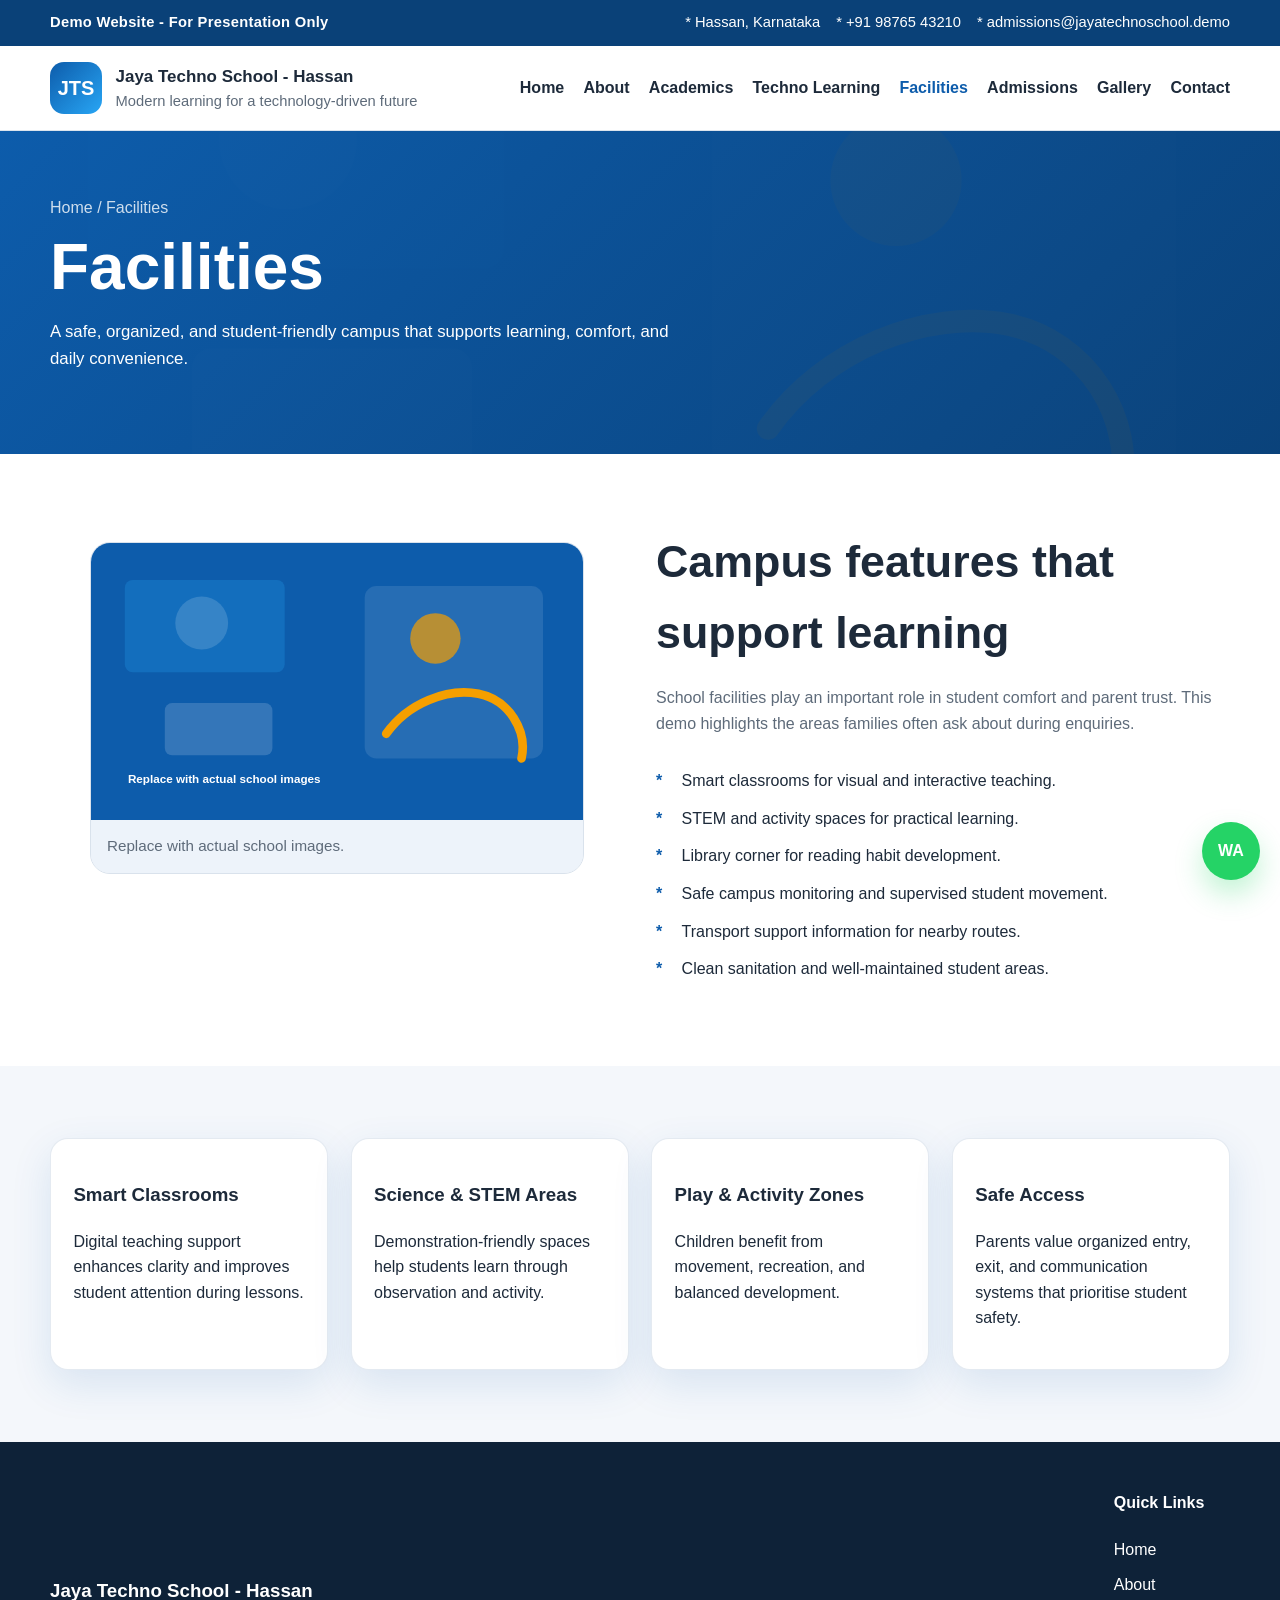
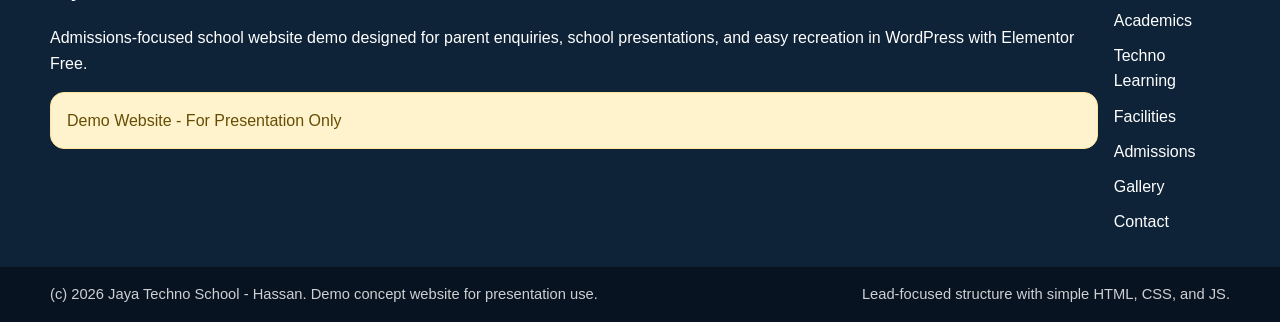
<file: jaya-techno-school-demo/facilities.html>
<!DOCTYPE html>
    <html lang="en">
    <head>
      <meta charset="UTF-8">
      <meta name="viewport" content="width=device-width, initial-scale=1.0">
      <meta name="description" content="Facilities at Jaya Techno School - Hassan.">
      <title>Facilities | Jaya Techno School - Hassan</title>
      <link rel="stylesheet" href="css/style.css">
    </head>
    <body>
      <header>
  <div class="topbar">
    <div class="container">
      <div class="demo-badge">Demo Website - For Presentation Only</div>
      <div class="topbar-contact">
        <span>* Hassan, Karnataka</span>
        <span>* +91 98765 43210</span>
        <span>* admissions@jayatechnoschool.demo</span>
      </div>
    </div>
  </div>
  <nav class="navbar">
    <div class="container">
      <a class="logo" href="index.html" aria-label="Jaya Techno School home">
        <div class="logo-mark">JTS</div>
        <div>
          <strong>Jaya Techno School - Hassan</strong>
          <span>Modern learning for a technology-driven future</span>
        </div>
      </a>
      <button class="nav-toggle" aria-label="Toggle menu" aria-expanded="false"></button>
      <ul class="nav-links">
      <li><a href="index.html" class="">Home</a></li>
      <li><a href="about.html" class="">About</a></li>
      <li><a href="academics.html" class="">Academics</a></li>
      <li><a href="techno-learning.html" class="">Techno Learning</a></li>
      <li><a href="facilities.html" class="active">Facilities</a></li>
      <li><a href="admissions.html" class="">Admissions</a></li>
      <li><a href="gallery.html" class="">Gallery</a></li>
      <li><a href="contact.html" class="">Contact</a></li>
      </ul>
    </div>
  </nav>
</header>
      <main>
        <section class="page-hero">
          <div class="container">
            <div class="breadcrumbs">Home / Facilities</div>
            <h1>Facilities</h1>
            <p>A safe, organized, and student-friendly campus that supports learning, comfort, and daily convenience.</p>
          </div>
        </section>

<section class="section">
  <div class="container facilities-grid">
    <div>
      <figure class="image-placeholder">
  <img src="assets/images/hero-placeholder.svg" alt="Facilities placeholder">
  <figcaption>Replace with actual school images.</figcaption>
</figure>
    </div>
    <div>
      <div class="section-title">
        <h2>Campus features that support learning</h2>
        <p>School facilities play an important role in student comfort and parent trust. This demo highlights the areas families often ask about during enquiries.</p>
      </div>
      <ul class="check-list">
        <li>Smart classrooms for visual and interactive teaching.</li>
        <li>STEM and activity spaces for practical learning.</li>
        <li>Library corner for reading habit development.</li>
        <li>Safe campus monitoring and supervised student movement.</li>
        <li>Transport support information for nearby routes.</li>
        <li>Clean sanitation and well-maintained student areas.</li>
      </ul>
    </div>
  </div>
</section>
<section class="section section-muted">
  <div class="container card-grid">
    <article class="info-card"><h3>Smart Classrooms</h3><p>Digital teaching support enhances clarity and improves student attention during lessons.</p></article>
    <article class="info-card"><h3>Science & STEM Areas</h3><p>Demonstration-friendly spaces help students learn through observation and activity.</p></article>
    <article class="info-card"><h3>Play & Activity Zones</h3><p>Children benefit from movement, recreation, and balanced development.</p></article>
    <article class="info-card"><h3>Safe Access</h3><p>Parents value organized entry, exit, and communication systems that prioritise student safety.</p></article>
  </div>
</section>

      </main>
      <footer>
  <div class="footer-top">
    <div class="container footer-grid">
      <div>
        <h3>Jaya Techno School - Hassan</h3>
        <p>Admissions-focused school website demo designed for parent enquiries, school presentations, and easy recreation in WordPress with Elementor Free.</p>
        <div class="notice-strip">Demo Website - For Presentation Only</div>
      </div>
      <div>
        <h4>Quick Links</h4>
        <ul class="footer-links">
          <li><a href="index.html">Home</a></li>
          <li><a href="about.html">About</a></li>
          <li><a href="academics.html">Academics</a></li>
          <li><a href="techno-learning.html">Techno Learning</a></li>
          <li><a href="facilities.html">Facilities</a></li>
          <li><a href="admissions.html">Admissions</a></li>
          <li><a href="gallery.html">Gallery</a></li>
          <li><a href="contact.html">Contact</a></li>
        </ul>
      </div>
    </div>
  </div>
  <div class="footer-bottom">
    <div class="container">
      <div>(c) 2026 Jaya Techno School - Hassan. Demo concept website for presentation use.</div>
      <div>Lead-focused structure with simple HTML, CSS, and JS.</div>
    </div>
  </div>
</footer>
<a class="whatsapp-float" href="#" aria-label="WhatsApp enquiry button"></a>
<script src="js/site-config.js"></script>
<script src="js/script.js"></script>
    </body>
    </html>
</file>
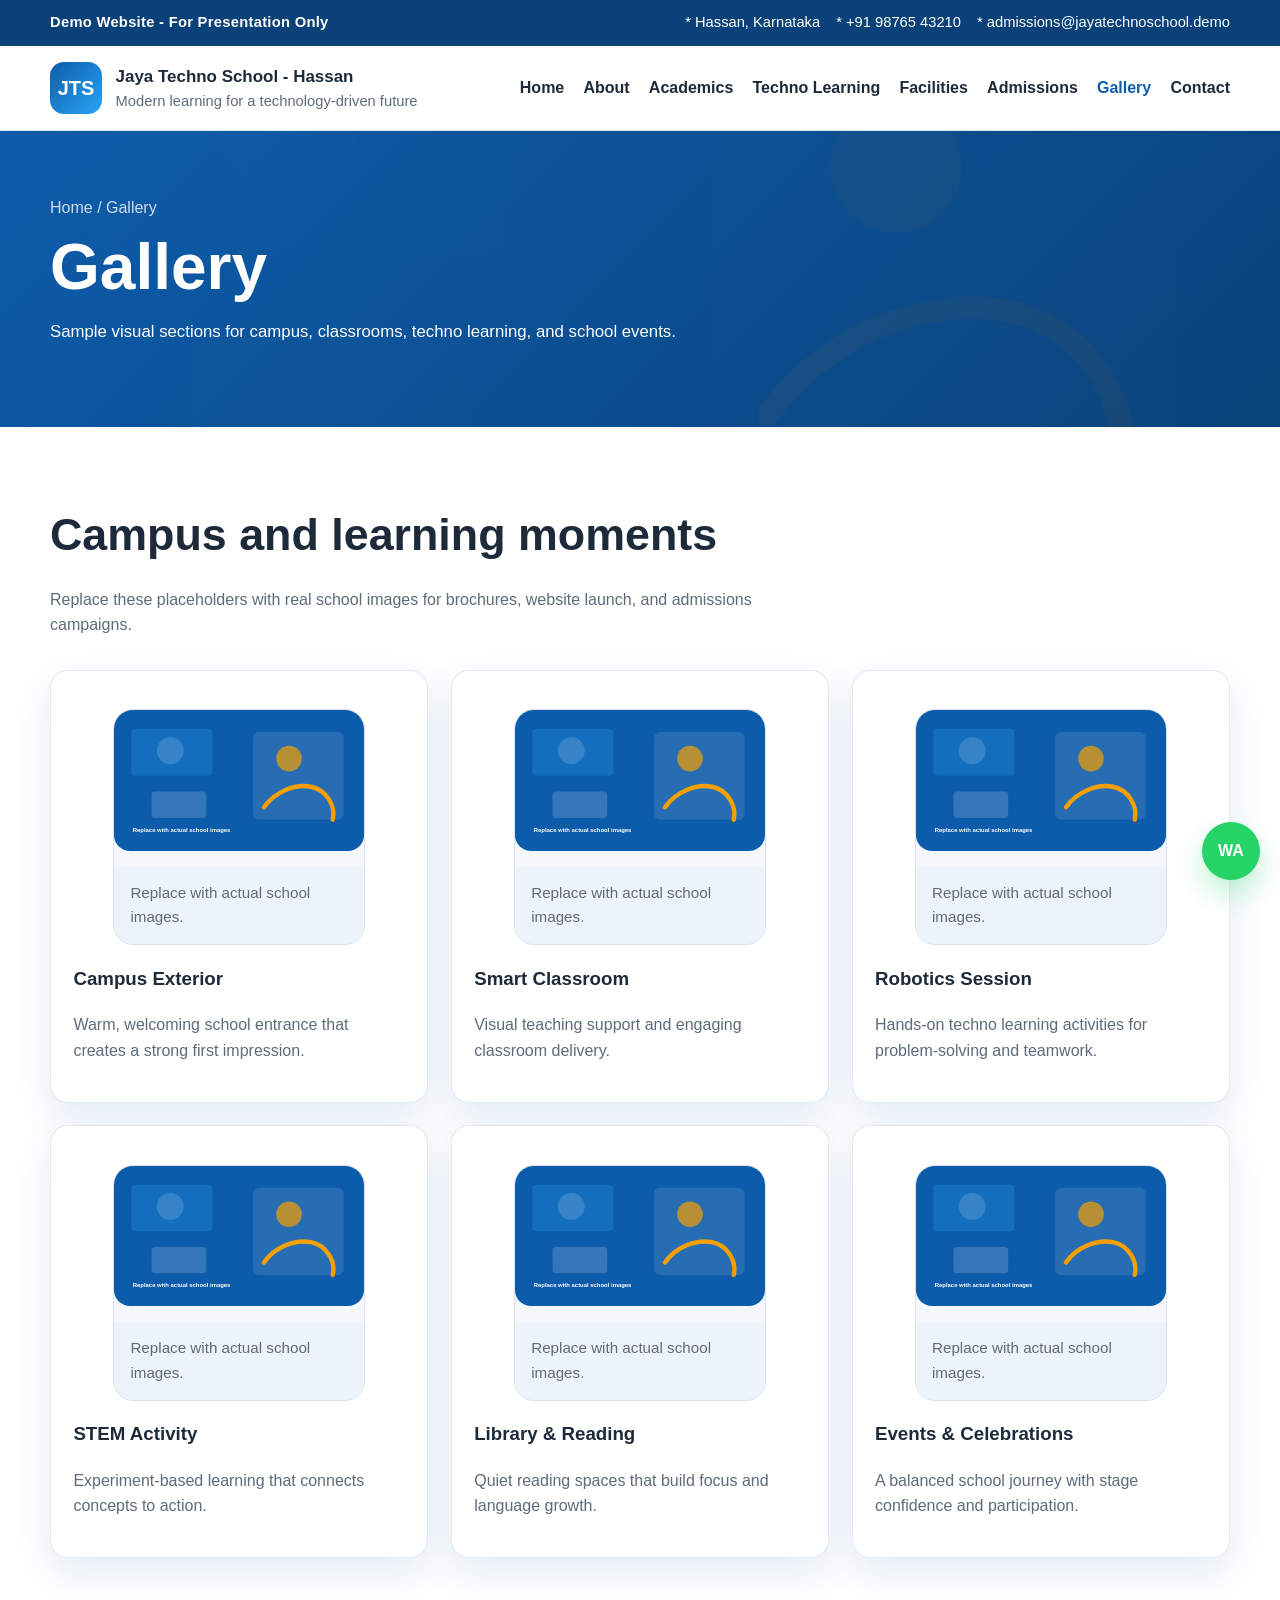
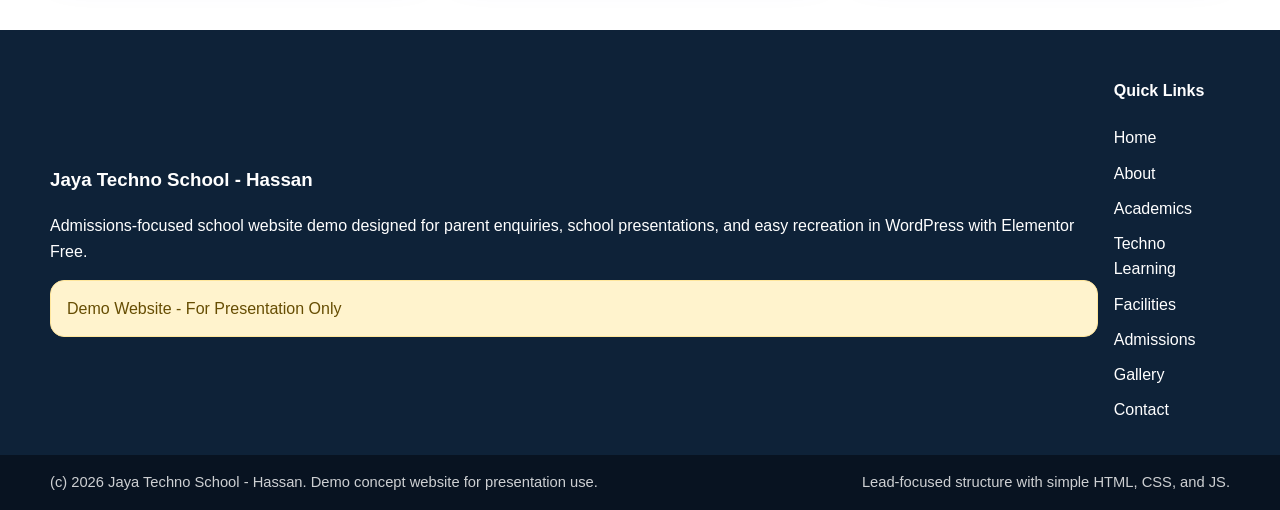
<file: jaya-techno-school-demo/gallery.html>
<!DOCTYPE html>
    <html lang="en">
    <head>
      <meta charset="UTF-8">
      <meta name="viewport" content="width=device-width, initial-scale=1.0">
      <meta name="description" content="Gallery for Jaya Techno School - Hassan.">
      <title>Gallery | Jaya Techno School - Hassan</title>
      <link rel="stylesheet" href="css/style.css">
    </head>
    <body>
      <header>
  <div class="topbar">
    <div class="container">
      <div class="demo-badge">Demo Website - For Presentation Only</div>
      <div class="topbar-contact">
        <span>* Hassan, Karnataka</span>
        <span>* +91 98765 43210</span>
        <span>* admissions@jayatechnoschool.demo</span>
      </div>
    </div>
  </div>
  <nav class="navbar">
    <div class="container">
      <a class="logo" href="index.html" aria-label="Jaya Techno School home">
        <div class="logo-mark">JTS</div>
        <div>
          <strong>Jaya Techno School - Hassan</strong>
          <span>Modern learning for a technology-driven future</span>
        </div>
      </a>
      <button class="nav-toggle" aria-label="Toggle menu" aria-expanded="false"></button>
      <ul class="nav-links">
      <li><a href="index.html" class="">Home</a></li>
      <li><a href="about.html" class="">About</a></li>
      <li><a href="academics.html" class="">Academics</a></li>
      <li><a href="techno-learning.html" class="">Techno Learning</a></li>
      <li><a href="facilities.html" class="">Facilities</a></li>
      <li><a href="admissions.html" class="">Admissions</a></li>
      <li><a href="gallery.html" class="active">Gallery</a></li>
      <li><a href="contact.html" class="">Contact</a></li>
      </ul>
    </div>
  </nav>
</header>
      <main>
        <section class="page-hero">
          <div class="container">
            <div class="breadcrumbs">Home / Gallery</div>
            <h1>Gallery</h1>
            <p>Sample visual sections for campus, classrooms, techno learning, and school events.</p>
          </div>
        </section>

<section class="section">
  <div class="container">
    <div class="section-title">
      <h2>Campus and learning moments</h2>
      <p>Replace these placeholders with real school images for brochures, website launch, and admissions campaigns.</p>
    </div>
    <div class="gallery-grid">
      <article class="gallery-card"><figure class="image-placeholder">
  <img src="assets/images/hero-placeholder.svg" alt="Campus exterior placeholder">
  <figcaption>Replace with actual school images.</figcaption>
</figure><h3>Campus Exterior</h3><p class="card-subtext">Warm, welcoming school entrance that creates a strong first impression.</p></article>
      <article class="gallery-card"><figure class="image-placeholder">
  <img src="assets/images/hero-placeholder.svg" alt="Smart classroom placeholder">
  <figcaption>Replace with actual school images.</figcaption>
</figure><h3>Smart Classroom</h3><p class="card-subtext">Visual teaching support and engaging classroom delivery.</p></article>
      <article class="gallery-card"><figure class="image-placeholder">
  <img src="assets/images/hero-placeholder.svg" alt="Robotics session placeholder">
  <figcaption>Replace with actual school images.</figcaption>
</figure><h3>Robotics Session</h3><p class="card-subtext">Hands-on techno learning activities for problem-solving and teamwork.</p></article>
      <article class="gallery-card"><figure class="image-placeholder">
  <img src="assets/images/hero-placeholder.svg" alt="STEM activity placeholder">
  <figcaption>Replace with actual school images.</figcaption>
</figure><h3>STEM Activity</h3><p class="card-subtext">Experiment-based learning that connects concepts to action.</p></article>
      <article class="gallery-card"><figure class="image-placeholder">
  <img src="assets/images/hero-placeholder.svg" alt="Library placeholder">
  <figcaption>Replace with actual school images.</figcaption>
</figure><h3>Library & Reading</h3><p class="card-subtext">Quiet reading spaces that build focus and language growth.</p></article>
      <article class="gallery-card"><figure class="image-placeholder">
  <img src="assets/images/hero-placeholder.svg" alt="Annual day placeholder">
  <figcaption>Replace with actual school images.</figcaption>
</figure><h3>Events & Celebrations</h3><p class="card-subtext">A balanced school journey with stage confidence and participation.</p></article>
    </div>
  </div>
</section>

      </main>
      <footer>
  <div class="footer-top">
    <div class="container footer-grid">
      <div>
        <h3>Jaya Techno School - Hassan</h3>
        <p>Admissions-focused school website demo designed for parent enquiries, school presentations, and easy recreation in WordPress with Elementor Free.</p>
        <div class="notice-strip">Demo Website - For Presentation Only</div>
      </div>
      <div>
        <h4>Quick Links</h4>
        <ul class="footer-links">
          <li><a href="index.html">Home</a></li>
          <li><a href="about.html">About</a></li>
          <li><a href="academics.html">Academics</a></li>
          <li><a href="techno-learning.html">Techno Learning</a></li>
          <li><a href="facilities.html">Facilities</a></li>
          <li><a href="admissions.html">Admissions</a></li>
          <li><a href="gallery.html">Gallery</a></li>
          <li><a href="contact.html">Contact</a></li>
        </ul>
      </div>
    </div>
  </div>
  <div class="footer-bottom">
    <div class="container">
      <div>(c) 2026 Jaya Techno School - Hassan. Demo concept website for presentation use.</div>
      <div>Lead-focused structure with simple HTML, CSS, and JS.</div>
    </div>
  </div>
</footer>
<a class="whatsapp-float" href="#" aria-label="WhatsApp enquiry button"></a>
<script src="js/site-config.js"></script>
<script src="js/script.js"></script>
    </body>
    </html>
</file>
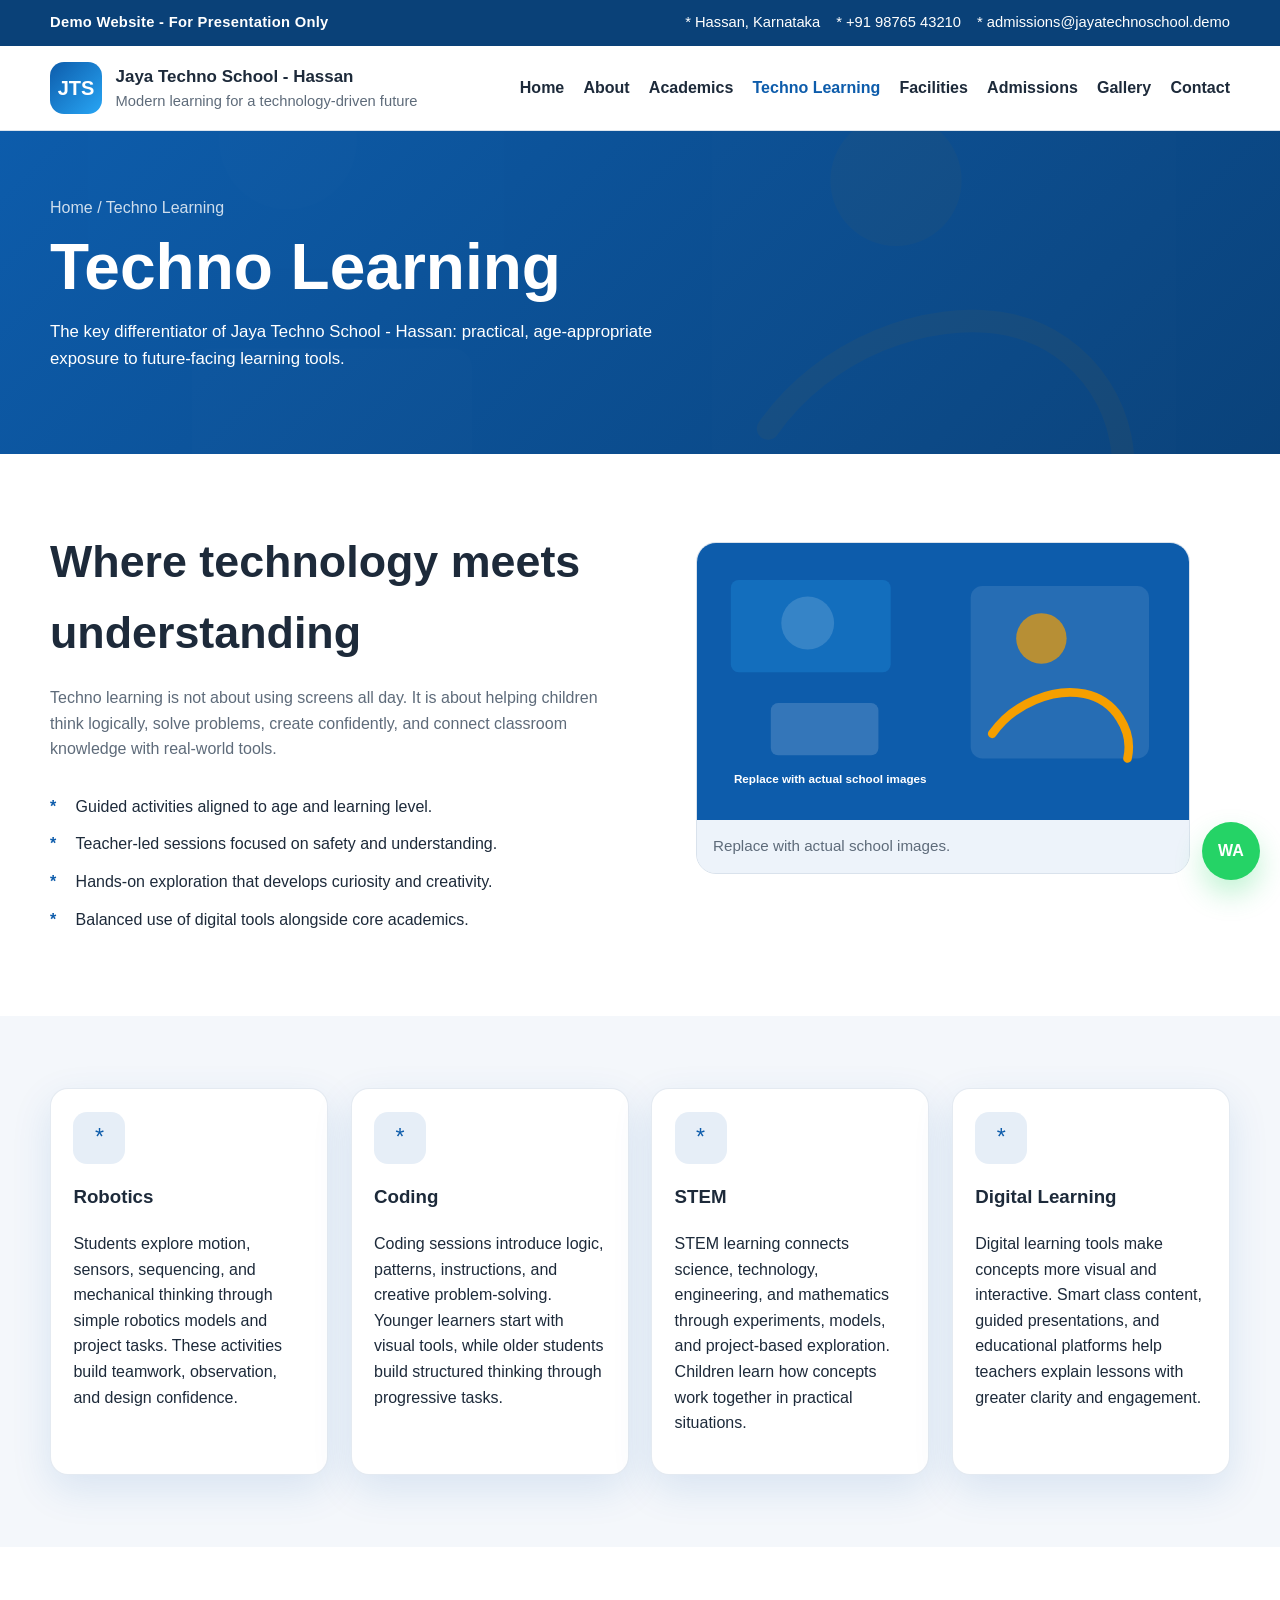
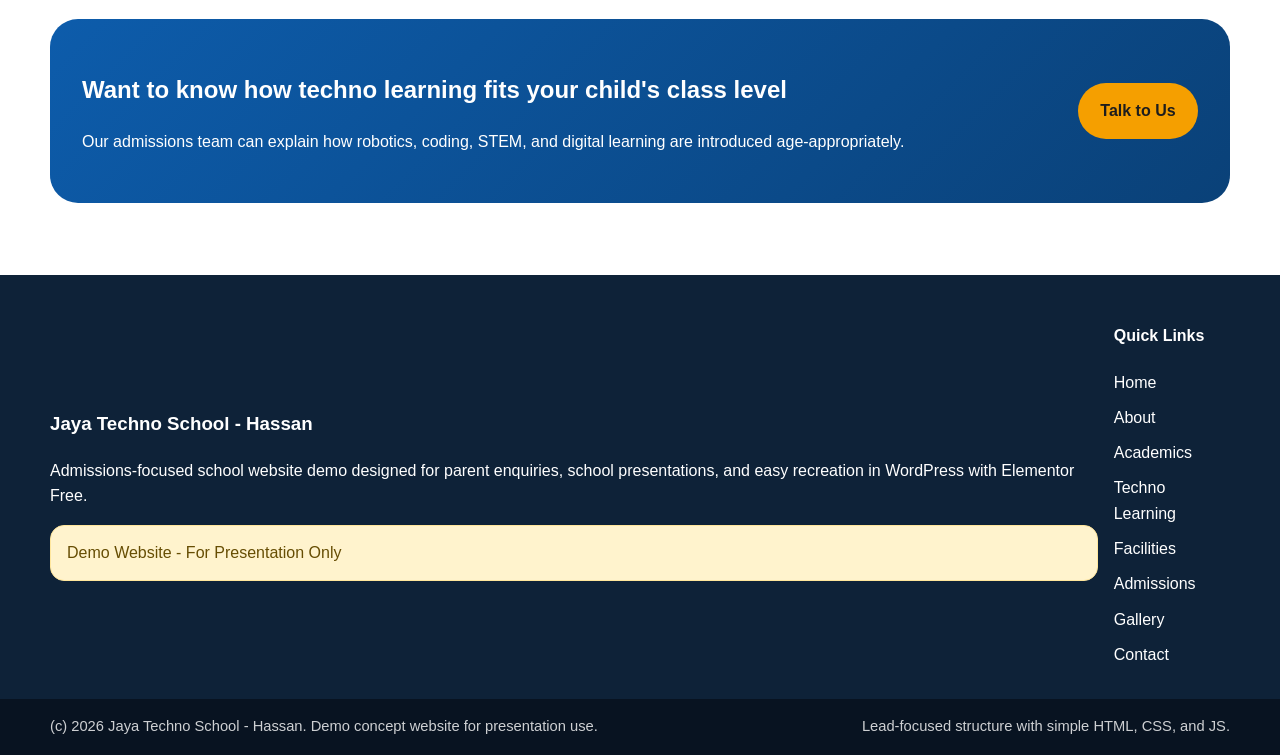
<file: jaya-techno-school-demo/techno-learning.html>
<!DOCTYPE html>
    <html lang="en">
    <head>
      <meta charset="UTF-8">
      <meta name="viewport" content="width=device-width, initial-scale=1.0">
      <meta name="description" content="Techno learning at Jaya Techno School - Hassan including robotics, coding, STEM, and digital learning.">
      <title>Techno Learning | Jaya Techno School - Hassan</title>
      <link rel="stylesheet" href="css/style.css">
    </head>
    <body>
      <header>
  <div class="topbar">
    <div class="container">
      <div class="demo-badge">Demo Website - For Presentation Only</div>
      <div class="topbar-contact">
        <span>* Hassan, Karnataka</span>
        <span>* +91 98765 43210</span>
        <span>* admissions@jayatechnoschool.demo</span>
      </div>
    </div>
  </div>
  <nav class="navbar">
    <div class="container">
      <a class="logo" href="index.html" aria-label="Jaya Techno School home">
        <div class="logo-mark">JTS</div>
        <div>
          <strong>Jaya Techno School - Hassan</strong>
          <span>Modern learning for a technology-driven future</span>
        </div>
      </a>
      <button class="nav-toggle" aria-label="Toggle menu" aria-expanded="false"></button>
      <ul class="nav-links">
      <li><a href="index.html" class="">Home</a></li>
      <li><a href="about.html" class="">About</a></li>
      <li><a href="academics.html" class="">Academics</a></li>
      <li><a href="techno-learning.html" class="active">Techno Learning</a></li>
      <li><a href="facilities.html" class="">Facilities</a></li>
      <li><a href="admissions.html" class="">Admissions</a></li>
      <li><a href="gallery.html" class="">Gallery</a></li>
      <li><a href="contact.html" class="">Contact</a></li>
      </ul>
    </div>
  </nav>
</header>
      <main>
        <section class="page-hero">
          <div class="container">
            <div class="breadcrumbs">Home / Techno Learning</div>
            <h1>Techno Learning</h1>
            <p>The key differentiator of Jaya Techno School - Hassan: practical, age-appropriate exposure to future-facing learning tools.</p>
          </div>
        </section>

<section class="section">
  <div class="container tech-grid">
    <div>
      <div class="section-title">
        <h2>Where technology meets understanding</h2>
        <p>Techno learning is not about using screens all day. It is about helping children think logically, solve problems, create confidently, and connect classroom knowledge with real-world tools.</p>
      </div>
      <ul class="check-list">
        <li>Guided activities aligned to age and learning level.</li>
        <li>Teacher-led sessions focused on safety and understanding.</li>
        <li>Hands-on exploration that develops curiosity and creativity.</li>
        <li>Balanced use of digital tools alongside core academics.</li>
      </ul>
    </div>
    <div>
      <figure class="image-placeholder">
  <img src="assets/images/hero-placeholder.svg" alt="Techno learning placeholder">
  <figcaption>Replace with actual school images.</figcaption>
</figure>
    </div>
  </div>
</section>
<section class="section section-muted">
  <div class="container card-grid">
    <article class="feature-card"><div class="icon">*</div><h3>Robotics</h3><p>Students explore motion, sensors, sequencing, and mechanical thinking through simple robotics models and project tasks. These activities build teamwork, observation, and design confidence.</p></article>
    <article class="feature-card"><div class="icon">*</div><h3>Coding</h3><p>Coding sessions introduce logic, patterns, instructions, and creative problem-solving. Younger learners start with visual tools, while older students build structured thinking through progressive tasks.</p></article>
    <article class="feature-card"><div class="icon">*</div><h3>STEM</h3><p>STEM learning connects science, technology, engineering, and mathematics through experiments, models, and project-based exploration. Children learn how concepts work together in practical situations.</p></article>
    <article class="feature-card"><div class="icon">*</div><h3>Digital Learning</h3><p>Digital learning tools make concepts more visual and interactive. Smart class content, guided presentations, and educational platforms help teachers explain lessons with greater clarity and engagement.</p></article>
  </div>
</section>
<section class="section">
  <div class="container">
    <div class="cta-band">
      <div class="cta-grid">
        <div>
          <h2>Want to know how techno learning fits your child's class level</h2>
          <p>Our admissions team can explain how robotics, coding, STEM, and digital learning are introduced age-appropriately.</p>
        </div>
        <div>
          <a class="btn btn-accent" href="contact.html">Talk to Us</a>
        </div>
      </div>
    </div>
  </div>
</section>

      </main>
      <footer>
  <div class="footer-top">
    <div class="container footer-grid">
      <div>
        <h3>Jaya Techno School - Hassan</h3>
        <p>Admissions-focused school website demo designed for parent enquiries, school presentations, and easy recreation in WordPress with Elementor Free.</p>
        <div class="notice-strip">Demo Website - For Presentation Only</div>
      </div>
      <div>
        <h4>Quick Links</h4>
        <ul class="footer-links">
          <li><a href="index.html">Home</a></li>
          <li><a href="about.html">About</a></li>
          <li><a href="academics.html">Academics</a></li>
          <li><a href="techno-learning.html">Techno Learning</a></li>
          <li><a href="facilities.html">Facilities</a></li>
          <li><a href="admissions.html">Admissions</a></li>
          <li><a href="gallery.html">Gallery</a></li>
          <li><a href="contact.html">Contact</a></li>
        </ul>
      </div>
    </div>
  </div>
  <div class="footer-bottom">
    <div class="container">
      <div>(c) 2026 Jaya Techno School - Hassan. Demo concept website for presentation use.</div>
      <div>Lead-focused structure with simple HTML, CSS, and JS.</div>
    </div>
  </div>
</footer>
<a class="whatsapp-float" href="#" aria-label="WhatsApp enquiry button"></a>
<script src="js/site-config.js"></script>
<script src="js/script.js"></script>
    </body>
    </html>
</file>
<file: jaya-techno-school-demo/css/style.css>
:root {
  --primary: #0d5cab;
  --primary-dark: #0a4178;
  --accent: #f59f00;
  --bg: #f4f7fb;
  --text: #1d2a3a;
  --muted: #5e6b7a;
  --white: #ffffff;
  --border: #d9e2ec;
  --success: #1c8c5e;
  --shadow: 0 14px 40px rgba(13, 92, 171, 0.12);
  --radius: 18px;
  --container: 1180px;
}

* {
  box-sizing: border-box;
}

html {
  scroll-behavior: smooth;
}

body {
  margin: 0;
  font-family: Arial, Helvetica, sans-serif;
  line-height: 1.6;
  color: var(--text);
  background: var(--white);
}

a {
  color: inherit;
  text-decoration: none;
}

img {
  max-width: 100%;
  display: block;
}

.container {
  width: min(100% - 2rem, var(--container));
  margin: 0 auto;
}

.topbar {
  background: var(--primary-dark);
  color: var(--white);
  font-size: 0.92rem;
}

.topbar .container,
.navbar .container,
.footer-top .container,
.footer-bottom .container {
  display: flex;
  align-items: center;
  justify-content: space-between;
  gap: 1rem;
}

.demo-badge {
  font-weight: 700;
  letter-spacing: 0.02em;
}

.topbar-contact {
  display: flex;
  flex-wrap: wrap;
  gap: 1rem;
  padding: 0.7rem 0;
}

.navbar {
  position: sticky;
  top: 0;
  z-index: 30;
  background: rgba(255, 255, 255, 0.97);
  backdrop-filter: blur(10px);
  border-bottom: 1px solid rgba(217, 226, 236, 0.9);
}

.logo {
  display: flex;
  align-items: center;
  gap: 0.85rem;
  padding: 1rem 0;
}

.logo-mark {
  width: 52px;
  height: 52px;
  border-radius: 14px;
  background: linear-gradient(135deg, var(--primary), #28a6f5);
  color: var(--white);
  display: grid;
  place-items: center;
  font-size: 1.25rem;
  font-weight: 700;
}

.logo strong {
  display: block;
  font-size: 1.06rem;
}

.logo span {
  display: block;
  color: var(--muted);
  font-size: 0.92rem;
}

.nav-links {
  display: flex;
  align-items: center;
  gap: 1.2rem;
  list-style: none;
  margin: 0;
  padding: 0;
}

.nav-links a {
  font-weight: 600;
  color: var(--text);
}

.nav-links a:hover,
.nav-links a.active {
  color: var(--primary);
}

.nav-toggle {
  display: none;
  border: 0;
  background: transparent;
  font-size: 1.7rem;
  cursor: pointer;
}

.nav-toggle::before {
  content: 'Menu';
  font-size: 0.95rem;
  font-weight: 700;
}

.btn {
  display: inline-flex;
  align-items: center;
  justify-content: center;
  gap: 0.5rem;
  padding: 0.95rem 1.4rem;
  border-radius: 999px;
  font-weight: 700;
  border: 0;
  cursor: pointer;
  transition: transform 0.2s ease, box-shadow 0.2s ease, background 0.2s ease;
}

.btn:hover {
  transform: translateY(-2px);
}

.btn-primary {
  background: var(--primary);
  color: var(--white);
  box-shadow: var(--shadow);
}

.btn-secondary {
  background: var(--white);
  color: var(--primary);
  border: 1px solid var(--primary);
}

.btn-accent {
  background: var(--accent);
  color: #1d1d1d;
}

.page-hero,
.hero {
  background: linear-gradient(135deg, rgba(13, 92, 171, 0.96), rgba(10, 65, 120, 0.95)), url('../assets/images/hero-placeholder.svg') center/cover;
  color: var(--white);
}

.hero {
  padding: 5.5rem 0 4.5rem;
}

.hero-grid,
.split-grid,
.cta-grid,
.footer-grid,
.contact-grid,
.admissions-grid,
.tech-grid,
.about-grid,
.facilities-grid {
  display: grid;
  gap: 2rem;
}

.hero-grid {
  grid-template-columns: 1.3fr 0.9fr;
  align-items: center;
}

.kicker {
  display: inline-block;
  padding: 0.35rem 0.85rem;
  border-radius: 999px;
  background: rgba(255, 255, 255, 0.16);
  font-size: 0.92rem;
  margin-bottom: 1rem;
}

.hero h1,
.page-hero h1 {
  font-size: clamp(2.2rem, 5vw, 4rem);
  line-height: 1.08;
  margin: 0 0 1rem;
}

.hero p,
.page-hero p {
  font-size: 1.05rem;
  max-width: 640px;
}

.hero-actions,
.inline-actions {
  display: flex;
  flex-wrap: wrap;
  gap: 1rem;
  margin-top: 1.5rem;
}

.hero-stats,
.highlights-grid,
.card-grid,
.gallery-grid,
.testimonial-grid {
  display: grid;
  gap: 1.4rem;
}

.hero-stats {
  grid-template-columns: repeat(3, minmax(0, 1fr));
  margin-top: 2rem;
}

.stat-card,
.info-card,
.highlight-card,
.gallery-card,
.testimonial-card,
.feature-card {
  background: var(--white);
  border-radius: var(--radius);
  box-shadow: var(--shadow);
  padding: 1.4rem;
  border: 1px solid rgba(217, 226, 236, 0.7);
}

.stat-card strong {
  display: block;
  font-size: 1.9rem;
  color: var(--primary);
}

.hero-form,
.form-card {
  background: var(--white);
  color: var(--text);
  border-radius: 24px;
  padding: 1.6rem;
  box-shadow: var(--shadow);
}

.section {
  padding: 4.5rem 0;
}

.section-muted {
  background: var(--bg);
}

.section-title {
  max-width: 720px;
  margin-bottom: 2rem;
}

.section-title h2 {
  font-size: clamp(1.8rem, 4vw, 2.8rem);
  margin: 0 0 0.8rem;
}

.section-title p,
.muted,
.card-subtext {
  color: var(--muted);
}

.highlights-grid,
.card-grid,
.gallery-grid,
.testimonial-grid {
  grid-template-columns: repeat(4, minmax(0, 1fr));
}

.highlight-card {
  text-align: left;
}

.highlight-card .icon,
.feature-card .icon {
  width: 52px;
  height: 52px;
  border-radius: 14px;
  display: grid;
  place-items: center;
  background: rgba(13, 92, 171, 0.1);
  color: var(--primary);
  font-size: 1.45rem;
  margin-bottom: 1rem;
}

.image-placeholder {
  border-radius: 20px;
  overflow: hidden;
  border: 1px solid var(--border);
  background: var(--bg);
}

.image-placeholder figcaption {
  padding: 0.9rem 1rem;
  background: #edf3fa;
  color: var(--muted);
  font-size: 0.95rem;
}

.split-grid,
.about-grid,
.tech-grid,
.contact-grid,
.facilities-grid,
.admissions-grid,
.footer-grid {
  grid-template-columns: repeat(2, minmax(0, 1fr));
  align-items: start;
}

.check-list,
.contact-list {
  list-style: none;
  margin: 1.2rem 0 0;
  padding: 0;
}

.check-list li,
.contact-list li {
  margin-bottom: 0.75rem;
  padding-left: 1.6rem;
  position: relative;
}

.check-list li::before,
.contact-list li::before {
  content: '*';
  position: absolute;
  left: 0;
  top: 0;
  color: var(--primary);
  font-weight: 700;
}

.cta-band {
  background: linear-gradient(135deg, var(--primary), var(--primary-dark));
  color: var(--white);
  border-radius: 28px;
  padding: 2rem;
}

.cta-grid {
  grid-template-columns: 1.2fr auto;
  align-items: center;
}

form {
  display: grid;
  gap: 1rem;
}

label {
  font-weight: 700;
  font-size: 0.95rem;
}

input,
select,
textarea {
  width: 100%;
  margin-top: 0.4rem;
  padding: 0.9rem 1rem;
  border-radius: 12px;
  border: 1px solid var(--border);
  font: inherit;
  color: var(--text);
  background: #fff;
}

textarea {
  min-height: 130px;
  resize: vertical;
}

.form-note {
  font-size: 0.9rem;
  color: var(--muted);
}

.form-feedback {
  margin: 0;
  font-weight: 700;
}

.form-feedback[data-state='success'] {
  color: var(--success);
}

.form-feedback[data-state='error'] {
  color: #b42318;
}

.page-hero {
  padding: 4rem 0;
}

.breadcrumbs {
  color: rgba(255, 255, 255, 0.8);
  margin-bottom: 0.8rem;
}

.gallery-grid {
  grid-template-columns: repeat(3, minmax(0, 1fr));
}

.gallery-card img {
  border-radius: 16px;
  margin-bottom: 1rem;
}

.testimonial-card {
  position: relative;
}

.testimonial-card::before {
  content: '"';
  position: absolute;
  top: 0.8rem;
  right: 1rem;
  font-size: 3rem;
  color: rgba(13, 92, 171, 0.12);
}

.footer-top {
  background: #0e2238;
  color: var(--white);
  padding: 3rem 0 2rem;
}

.footer-grid h3,
.footer-grid h4 {
  margin-top: 0;
}

.footer-links {
  list-style: none;
  padding: 0;
  margin: 0;
  display: grid;
  gap: 0.6rem;
}

.footer-bottom {
  background: #081321;
  color: rgba(255, 255, 255, 0.8);
  padding: 1rem 0;
  font-size: 0.92rem;
}

.whatsapp-float {
  position: fixed;
  right: 1.25rem;
  bottom: 1.25rem;
  width: 58px;
  height: 58px;
  border-radius: 50%;
  display: grid;
  place-items: center;
  background: #25d366;
  color: #fff;
  font-size: 1.6rem;
  box-shadow: 0 14px 28px rgba(37, 211, 102, 0.28);
  z-index: 40;
}

.whatsapp-float::before {
  content: 'WA';
  font-size: 1rem;
  font-weight: 700;
}

.notice-strip {
  background: #fff3cd;
  color: #664d03;
  padding: 0.9rem 1rem;
  border: 1px solid #ffe69c;
  border-radius: 14px;
  margin-top: 1rem;
}

.table-style {
  width: 100%;
  border-collapse: collapse;
  background: var(--white);
  border-radius: 18px;
  overflow: hidden;
  box-shadow: var(--shadow);
}

.table-style th,
.table-style td {
  padding: 1rem;
  border-bottom: 1px solid var(--border);
  text-align: left;
}

.table-style th {
  background: #edf3fa;
}

@media (max-width: 1024px) {
  .hero-grid,
  .split-grid,
  .about-grid,
  .tech-grid,
  .contact-grid,
  .facilities-grid,
  .admissions-grid,
  .footer-grid,
  .cta-grid,
  .highlights-grid,
  .card-grid,
  .testimonial-grid {
    grid-template-columns: repeat(2, minmax(0, 1fr));
  }

  .gallery-grid {
    grid-template-columns: repeat(2, minmax(0, 1fr));
  }
}

@media (max-width: 760px) {
  .topbar .container,
  .navbar .container,
  .footer-top .container,
  .footer-bottom .container,
  .cta-grid,
  .hero-grid,
  .split-grid,
  .about-grid,
  .tech-grid,
  .contact-grid,
  .facilities-grid,
  .admissions-grid,
  .footer-grid,
  .highlights-grid,
  .card-grid,
  .gallery-grid,
  .testimonial-grid,
  .hero-stats {
    grid-template-columns: 1fr;
  }

  .topbar .container,
  .navbar .container,
  .footer-bottom .container {
    flex-direction: column;
    align-items: flex-start;
  }

  .nav-toggle {
    display: block;
    position: absolute;
    top: 1.1rem;
    right: 1rem;
  }

  .navbar .container {
    position: relative;
    align-items: stretch;
  }

  .nav-links {
    display: none;
    width: 100%;
    flex-direction: column;
    align-items: flex-start;
    padding: 0 0 1rem;
  }

  .nav-links.open {
    display: flex;
  }

  .hero {
    padding-top: 4rem;
  }

  .whatsapp-float {
    width: 52px;
    height: 52px;
    right: 1rem;
    bottom: 1rem;
  }
}
</file>
